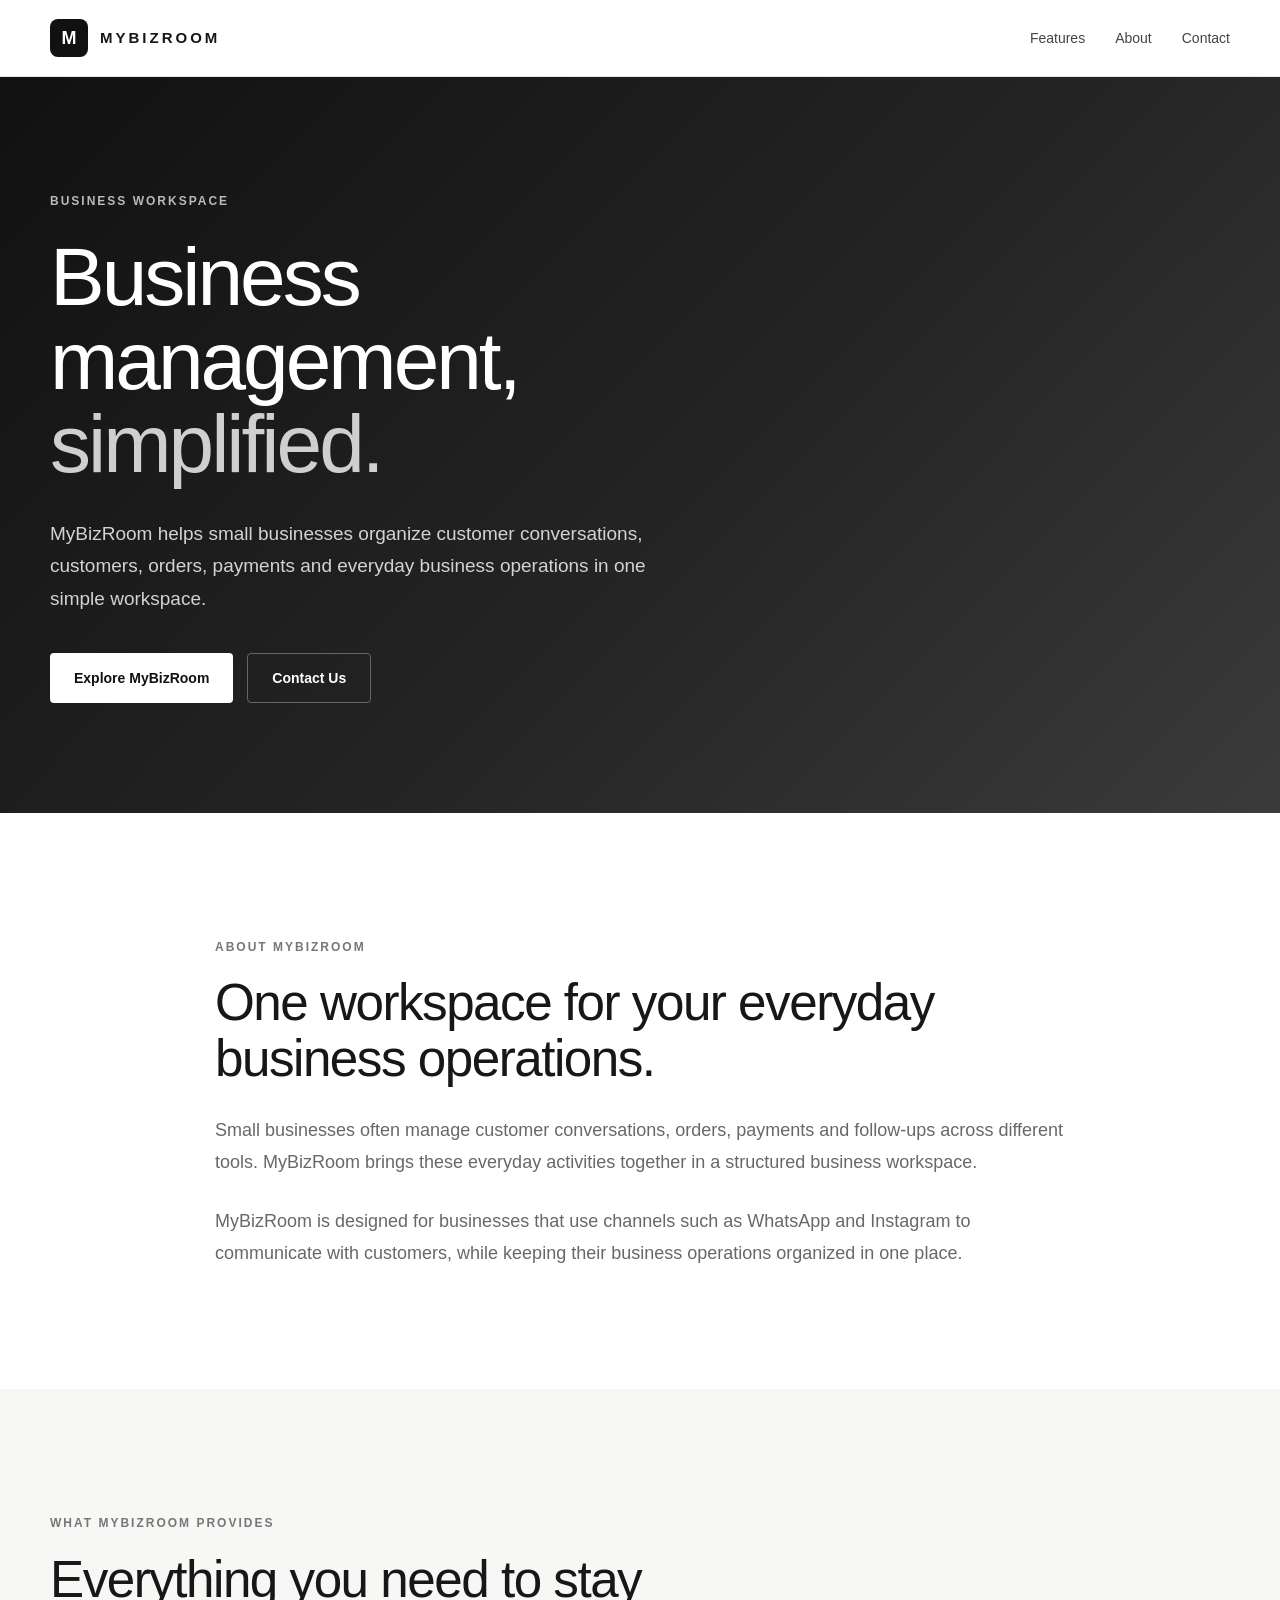
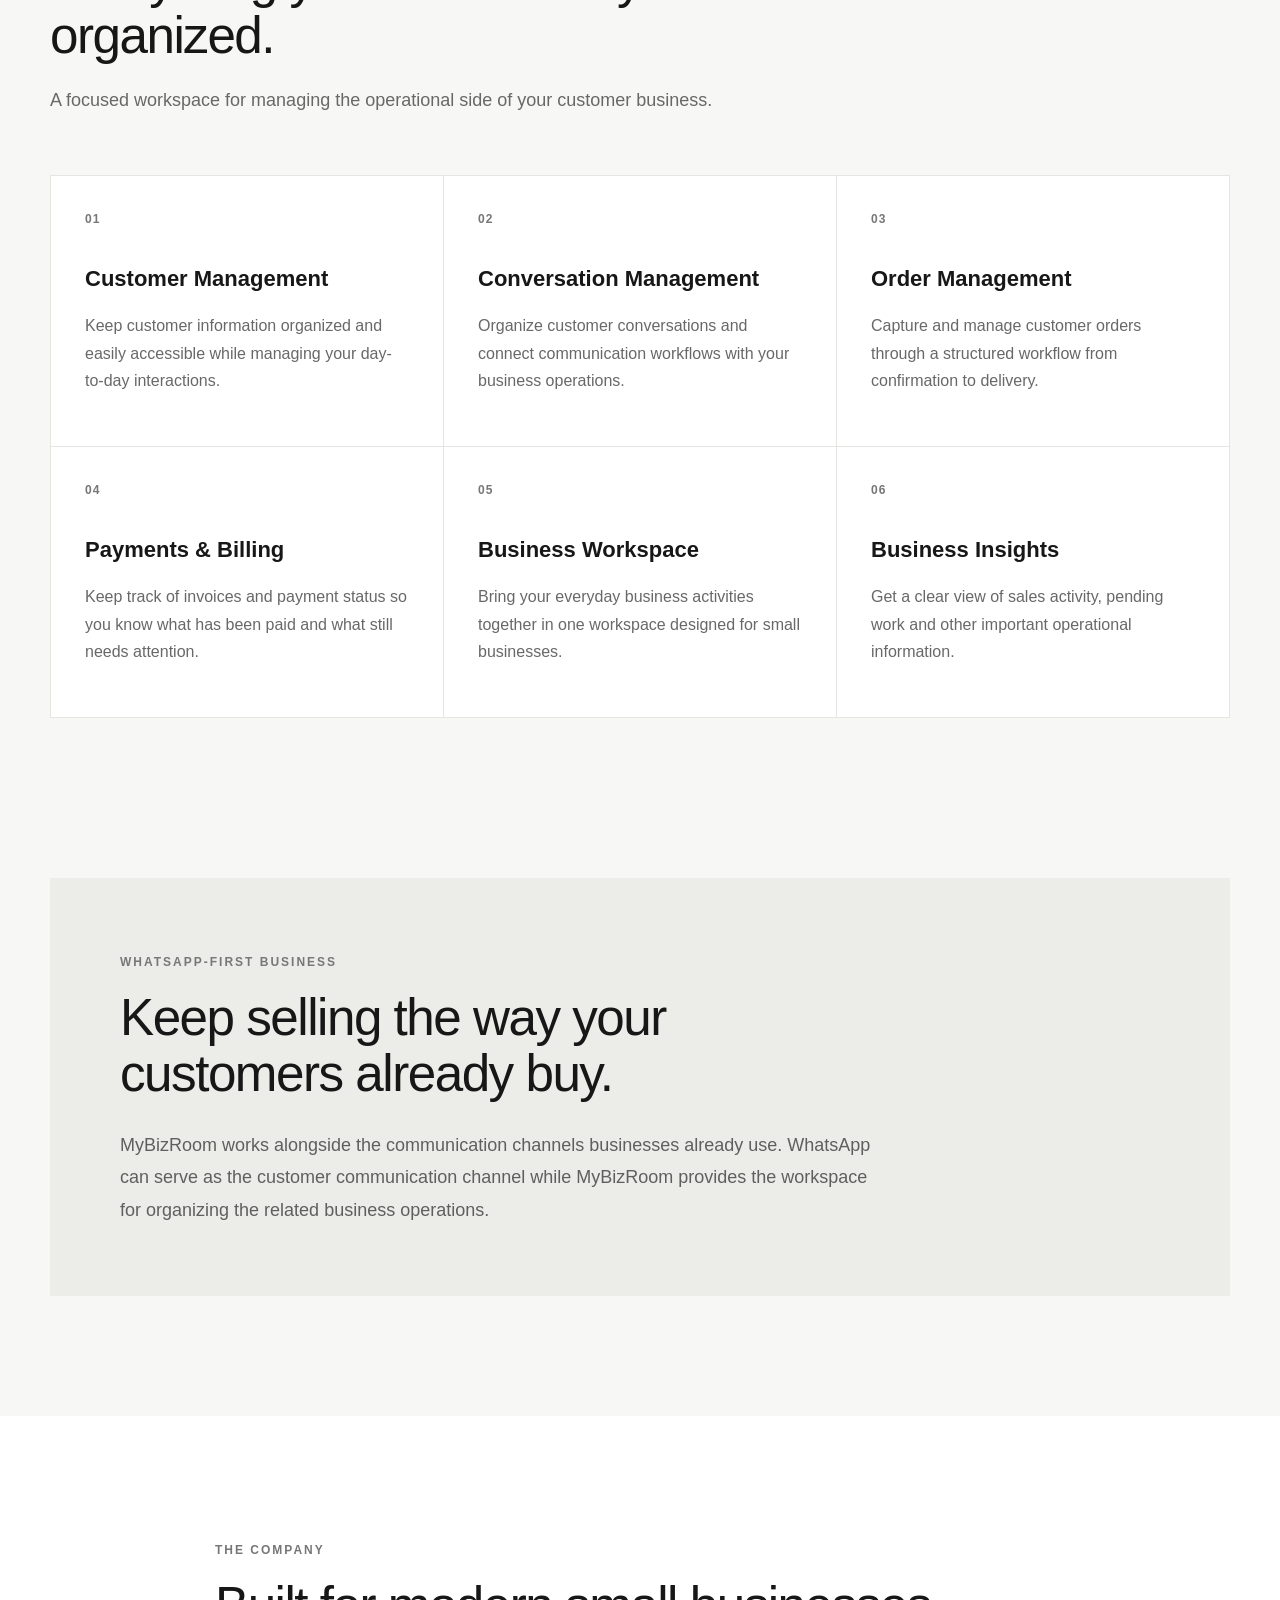
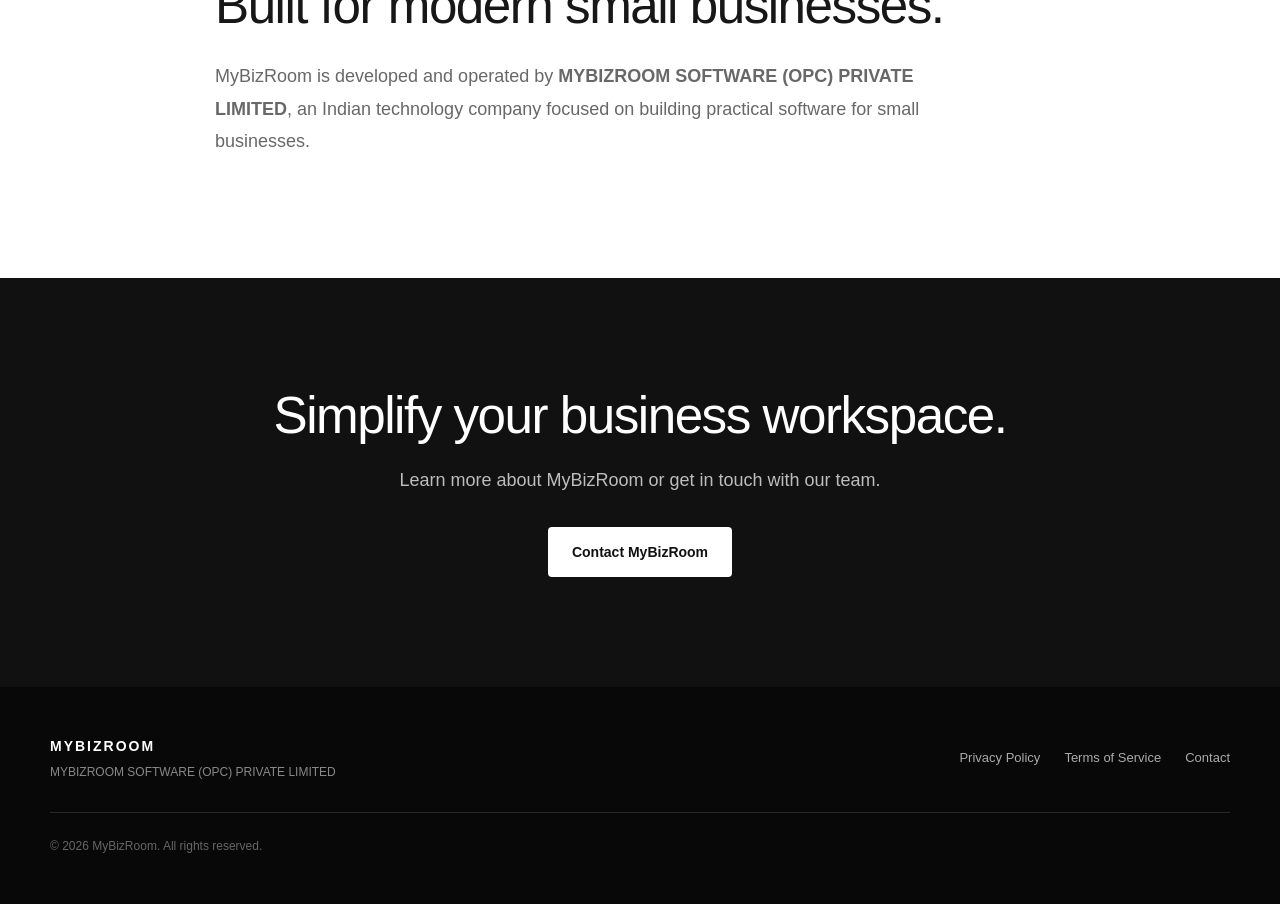
<file: index.html>
<!DOCTYPE html>
<html lang="en">
<head>
    <meta charset="UTF-8">
    <meta name="viewport" content="width=device-width, initial-scale=1.0">

    <title>MyBizRoom | Business Management, Simplified</title>

    <meta
        name="description"
        content="MyBizRoom is a business workspace for small businesses to organize customer conversations, customers, orders, payments and day-to-day operations."
    >

    <link rel="stylesheet" href="css/style.css">
</head>

<body>

<header class="site-header">
    <div class="container header-inner">
        <a href="index.html" class="brand">
            <span class="brand-mark">M</span>
            <span class="brand-name">MYBIZROOM</span>
        </a>

        <nav class="navigation">
            <a href="#features">Features</a>
            <a href="#about">About</a>
            <a href="contact.html">Contact</a>
        </nav>
    </div>
</header>


<main>

    <!-- Hero -->
    <section class="hero">
        <div class="container hero-content">

            <div class="hero-copy">
                <span class="eyebrow">BUSINESS WORKSPACE</span>

                <h1>
                    Business management,
                    <span>simplified.</span>
                </h1>

                <p>
                    MyBizRoom helps small businesses organize customer
                    conversations, customers, orders, payments and everyday
                    business operations in one simple workspace.
                </p>

                <div class="hero-actions">
                    <a href="#features" class="button button-primary">
                        Explore MyBizRoom
                    </a>

                    <a href="contact.html" class="button button-secondary">
                        Contact Us
                    </a>
                </div>
            </div>

        </div>
    </section>


    <!-- Introduction -->
    <section class="intro" id="about">
        <div class="container narrow">

            <span class="section-label">ABOUT MYBIZROOM</span>

            <h2>
                One workspace for your everyday business operations.
            </h2>

            <p>
                Small businesses often manage customer conversations,
                orders, payments and follow-ups across different tools.
                MyBizRoom brings these everyday activities together in a
                structured business workspace.
            </p>

            <p>
                MyBizRoom is designed for businesses that use channels such
                as WhatsApp and Instagram to communicate with customers,
                while keeping their business operations organized in one
                place.
            </p>

        </div>
    </section>


    <!-- Features -->
    <section class="features" id="features">
        <div class="container">

            <div class="section-heading">
                <span class="section-label">WHAT MYBIZROOM PROVIDES</span>

                <h2>
                    Everything you need to stay organized.
                </h2>

                <p>
                    A focused workspace for managing the operational side
                    of your customer business.
                </p>
            </div>


            <div class="feature-grid">

                <article class="feature-card">
                    <div class="feature-icon">01</div>

                    <h3>Customer Management</h3>

                    <p>
                        Keep customer information organized and easily
                        accessible while managing your day-to-day
                        interactions.
                    </p>
                </article>


                <article class="feature-card">
                    <div class="feature-icon">02</div>

                    <h3>Conversation Management</h3>

                    <p>
                        Organize customer conversations and connect
                        communication workflows with your business
                        operations.
                    </p>
                </article>


                <article class="feature-card">
                    <div class="feature-icon">03</div>

                    <h3>Order Management</h3>

                    <p>
                        Capture and manage customer orders through a
                        structured workflow from confirmation to delivery.
                    </p>
                </article>


                <article class="feature-card">
                    <div class="feature-icon">04</div>

                    <h3>Payments & Billing</h3>

                    <p>
                        Keep track of invoices and payment status so you
                        know what has been paid and what still needs
                        attention.
                    </p>
                </article>


                <article class="feature-card">
                    <div class="feature-icon">05</div>

                    <h3>Business Workspace</h3>

                    <p>
                        Bring your everyday business activities together
                        in one workspace designed for small businesses.
                    </p>
                </article>


                <article class="feature-card">
                    <div class="feature-icon">06</div>

                    <h3>Business Insights</h3>

                    <p>
                        Get a clear view of sales activity, pending work
                        and other important operational information.
                    </p>
                </article>

            </div>
        </div>
    </section>


    <!-- WhatsApp -->
    <section class="whatsapp-section">
        <div class="container">

            <div class="whatsapp-card">

                <div>
                    <span class="section-label">WHATSAPP-FIRST BUSINESS</span>

                    <h2>
                        Keep selling the way your customers already buy.
                    </h2>

                    <p>
                        MyBizRoom works alongside the communication channels
                        businesses already use. WhatsApp can serve as the
                        customer communication channel while MyBizRoom
                        provides the workspace for organizing the related
                        business operations.
                    </p>
                </div>

            </div>

        </div>
    </section>


    <!-- Company -->
    <section class="company-section">
        <div class="container company-content">

            <div>
                <span class="section-label">THE COMPANY</span>

                <h2>
                    Built for modern small businesses.
                </h2>

                <p>
                    MyBizRoom is developed and operated by
                    <strong>MYBIZROOM SOFTWARE (OPC) PRIVATE LIMITED</strong>,
                    an Indian technology company focused on building
                    practical software for small businesses.
                </p>
            </div>

        </div>
    </section>


    <!-- CTA -->
    <section class="cta">
        <div class="container cta-content">

            <h2>
                Simplify your business workspace.
            </h2>

            <p>
                Learn more about MyBizRoom or get in touch with our team.
            </p>

            <a href="contact.html" class="button button-light">
                Contact MyBizRoom
            </a>

        </div>
    </section>

</main>


<footer class="site-footer">
    <div class="container footer-inner">

        <div class="footer-company">
            <strong>MYBIZROOM</strong>
            <span>MYBIZROOM SOFTWARE (OPC) PRIVATE LIMITED</span>
        </div>

        <div class="footer-links">
            <a href="privacy.html">Privacy Policy</a>
            <a href="terms.html">Terms of Service</a>
            <a href="contact.html">Contact</a>
        </div>

        <div class="footer-copy">
            © 2026 MyBizRoom. All rights reserved.
        </div>

    </div>
</footer>

</body>
</html>
</file>
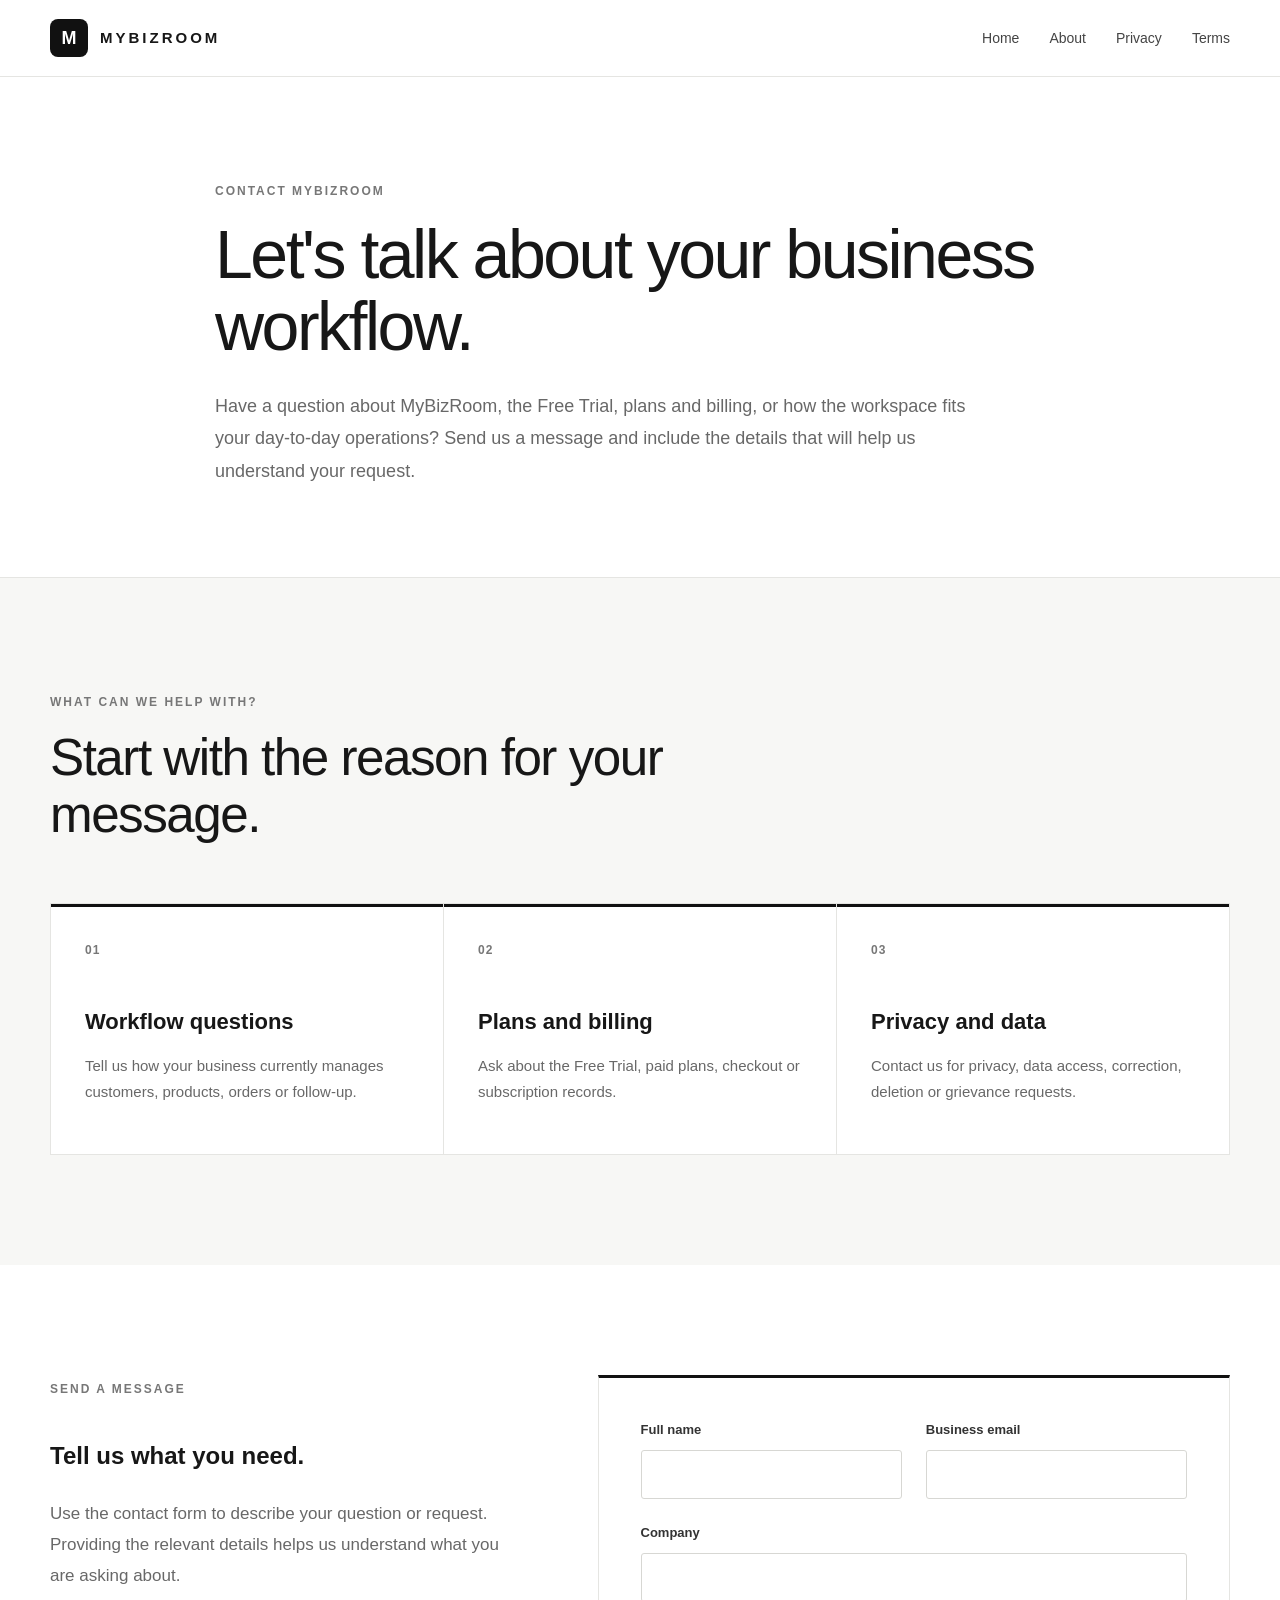
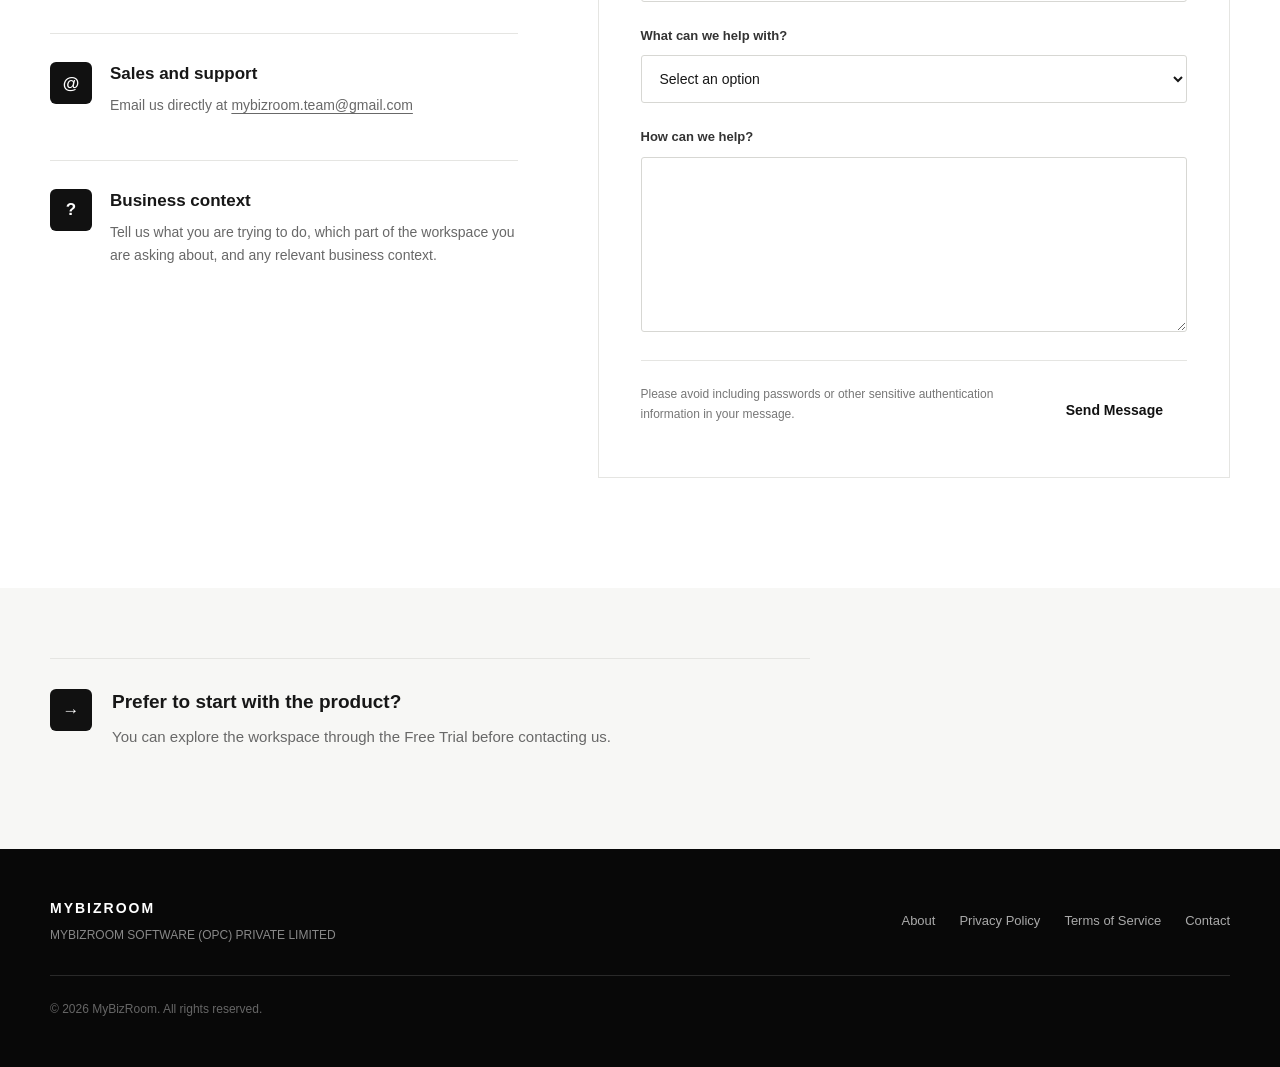
<file: contact.html>
<!DOCTYPE html>
<html lang="en">
<head>
    <meta charset="UTF-8">
    <meta name="viewport" content="width=device-width, initial-scale=1.0">

    <title>Contact MyBizRoom</title>

    <meta
        name="description"
        content="Contact MyBizRoom about the product, workflow questions, plans, billing, privacy and data requests."
    >

    <link rel="stylesheet" href="css/style.css">
</head>

<body>

<header class="site-header">
    <div class="container header-inner">

        <a href="index.html" class="brand">
            <span class="brand-mark">M</span>
            <span class="brand-name">MYBIZROOM</span>
        </a>

        <nav class="navigation">
            <a href="index.html">Home</a>
            <a href="about.html">About</a>
            <a href="privacy.html">Privacy</a>
            <a href="terms.html">Terms</a>
        </nav>

    </div>
</header>


<main>

    <!-- Contact Introduction -->
    <section class="legal-hero">
        <div class="container narrow">

            <span class="section-label">CONTACT MYBIZROOM</span>

            <h1>Let's talk about your business workflow.</h1>

            <p>
                Have a question about MyBizRoom, the Free Trial,
                plans and billing, or how the workspace fits your
                day-to-day operations? Send us a message and include
                the details that will help us understand your request.
            </p>

        </div>
    </section>


    <!-- Contact Topics -->
    <section class="content-section">
        <div class="container">

            <div class="section-heading">
                <span class="section-label">WHAT CAN WE HELP WITH?</span>

                <h2>Start with the reason for your message.</h2>
            </div>


            <div class="card-grid three-column">

                <article class="info-card accent-top">
                    <div class="card-number">01</div>

                    <h3>Workflow questions</h3>

                    <p>
                        Tell us how your business currently manages
                        customers, products, orders or follow-up.
                    </p>
                </article>


                <article class="info-card accent-top">
                    <div class="card-number">02</div>

                    <h3>Plans and billing</h3>

                    <p>
                        Ask about the Free Trial, paid plans,
                        checkout or subscription records.
                    </p>
                </article>


                <article class="info-card accent-top">
                    <div class="card-number">03</div>

                    <h3>Privacy and data</h3>

                    <p>
                        Contact us for privacy, data access,
                        correction, deletion or grievance requests.
                    </p>
                </article>

            </div>

        </div>
    </section>


    <!-- Contact Form -->
    <section class="content-section section-light">

        <div class="container">

            <div class="two-column">

                <div class="content-copy">

                    <span class="section-label">SEND A MESSAGE</span>

                    <h2>Tell us what you need.</h2>

                    <p>
                        Use the contact form to describe your question
                        or request. Providing the relevant details helps
                        us understand what you are asking about.
                    </p>


                    <div class="contact-method">

                        <div class="contact-icon">
                            @
                        </div>

                        <div>
                            <h3>Sales and support</h3>

                            <p>
                                Email us directly at
                                <a
                                    href="mailto:mybizroom.team@gmail.com"
                                >
                                    mybizroom.team@gmail.com
                                </a>
                            </p>
                        </div>

                    </div>


                    <div class="contact-method">

                        <div class="contact-icon">
                            ?
                        </div>

                        <div>
                            <h3>Business context</h3>

                            <p>
                                Tell us what you are trying to do,
                                which part of the workspace you are
                                asking about, and any relevant
                                business context.
                            </p>
                        </div>

                    </div>

                </div>


                <div class="contact-form-card">

                    <form
                        action="mailto:mybizroom.team@gmail.com"
                        method="post"
                        enctype="text/plain"
                    >

                        <div class="form-grid">

                            <div class="form-group">
                                <label for="fullName">
                                    Full name
                                </label>

                                <input
                                    id="fullName"
                                    name="Full name"
                                    type="text"
                                    autocomplete="name"
                                    required
                                >
                            </div>


                            <div class="form-group">
                                <label for="businessEmail">
                                    Business email
                                </label>

                                <input
                                    id="businessEmail"
                                    name="Business email"
                                    type="email"
                                    autocomplete="email"
                                    required
                                >
                            </div>


                            <div class="form-group full-width">
                                <label for="company">
                                    Company
                                </label>

                                <input
                                    id="company"
                                    name="Company"
                                    type="text"
                                    autocomplete="organization"
                                    required
                                >
                            </div>


                            <div class="form-group full-width">
                                <label for="requestType">
                                    What can we help with?
                                </label>

                                <select
                                    id="requestType"
                                    name="Request type"
                                    required
                                >
                                    <option value="">
                                        Select an option
                                    </option>

                                    <option value="General enquiry">
                                        General enquiry
                                    </option>

                                    <option value="Privacy / data access request">
                                        Privacy / data access request
                                    </option>

                                    <option value="Correction request">
                                        Correction request
                                    </option>

                                    <option value="Deletion / erasure request">
                                        Deletion / erasure request
                                    </option>

                                    <option value="Privacy grievance">
                                        Privacy grievance
                                    </option>
                                </select>
                            </div>


                            <div
                                id="privacyNotice"
                                class="privacy-notice full-width"
                                hidden
                            >
                                Privacy requests may require us to
                                verify your identity or authority before
                                we provide access to, correct, or delete
                                personal data.
                            </div>


                            <div class="form-group full-width">
                                <label for="message">
                                    How can we help?
                                </label>

                                <textarea
                                    id="message"
                                    name="Message"
                                    rows="7"
                                    required
                                ></textarea>
                            </div>

                        </div>


                        <div class="form-footer">

                            <p class="form-note">
                                Please avoid including passwords or
                                other sensitive authentication
                                information in your message.
                            </p>

                            <button
                                type="submit"
                                class="button button-primary"
                            >
                                Send Message
                            </button>

                        </div>

                    </form>

                </div>

            </div>

        </div>

    </section>


    <!-- Closing Note -->
    <section class="closing-section">

        <div class="container">

            <div class="closing-note">

                <div class="contact-icon">
                    →
                </div>

                <div>

                    <h3>Prefer to start with the product?</h3>

                    <p>
                        You can explore the workspace through the
                        Free Trial before contacting us.
                    </p>

                </div>

            </div>

        </div>

    </section>

</main>


<footer class="site-footer">

    <div class="container footer-inner">

        <div class="footer-company">
            <strong>MYBIZROOM</strong>
            <span>
                MYBIZROOM SOFTWARE (OPC) PRIVATE LIMITED
            </span>
        </div>


        <div class="footer-links">
            <a href="about.html">About</a>
            <a href="privacy.html">Privacy Policy</a>
            <a href="terms.html">Terms of Service</a>
            <a href="contact.html">Contact</a>
        </div>


        <div class="footer-copy">
            © 2026 MyBizRoom. All rights reserved.
        </div>

    </div>

</footer>


<script>
    const requestType = document.getElementById("requestType");
    const privacyNotice = document.getElementById("privacyNotice");

    requestType.addEventListener("change", function () {

        const isPrivacyRequest =
            this.value !== "" &&
            this.value !== "General enquiry";

        privacyNotice.hidden = !isPrivacyRequest;
    });
</script>

</body>
</html>
</file>
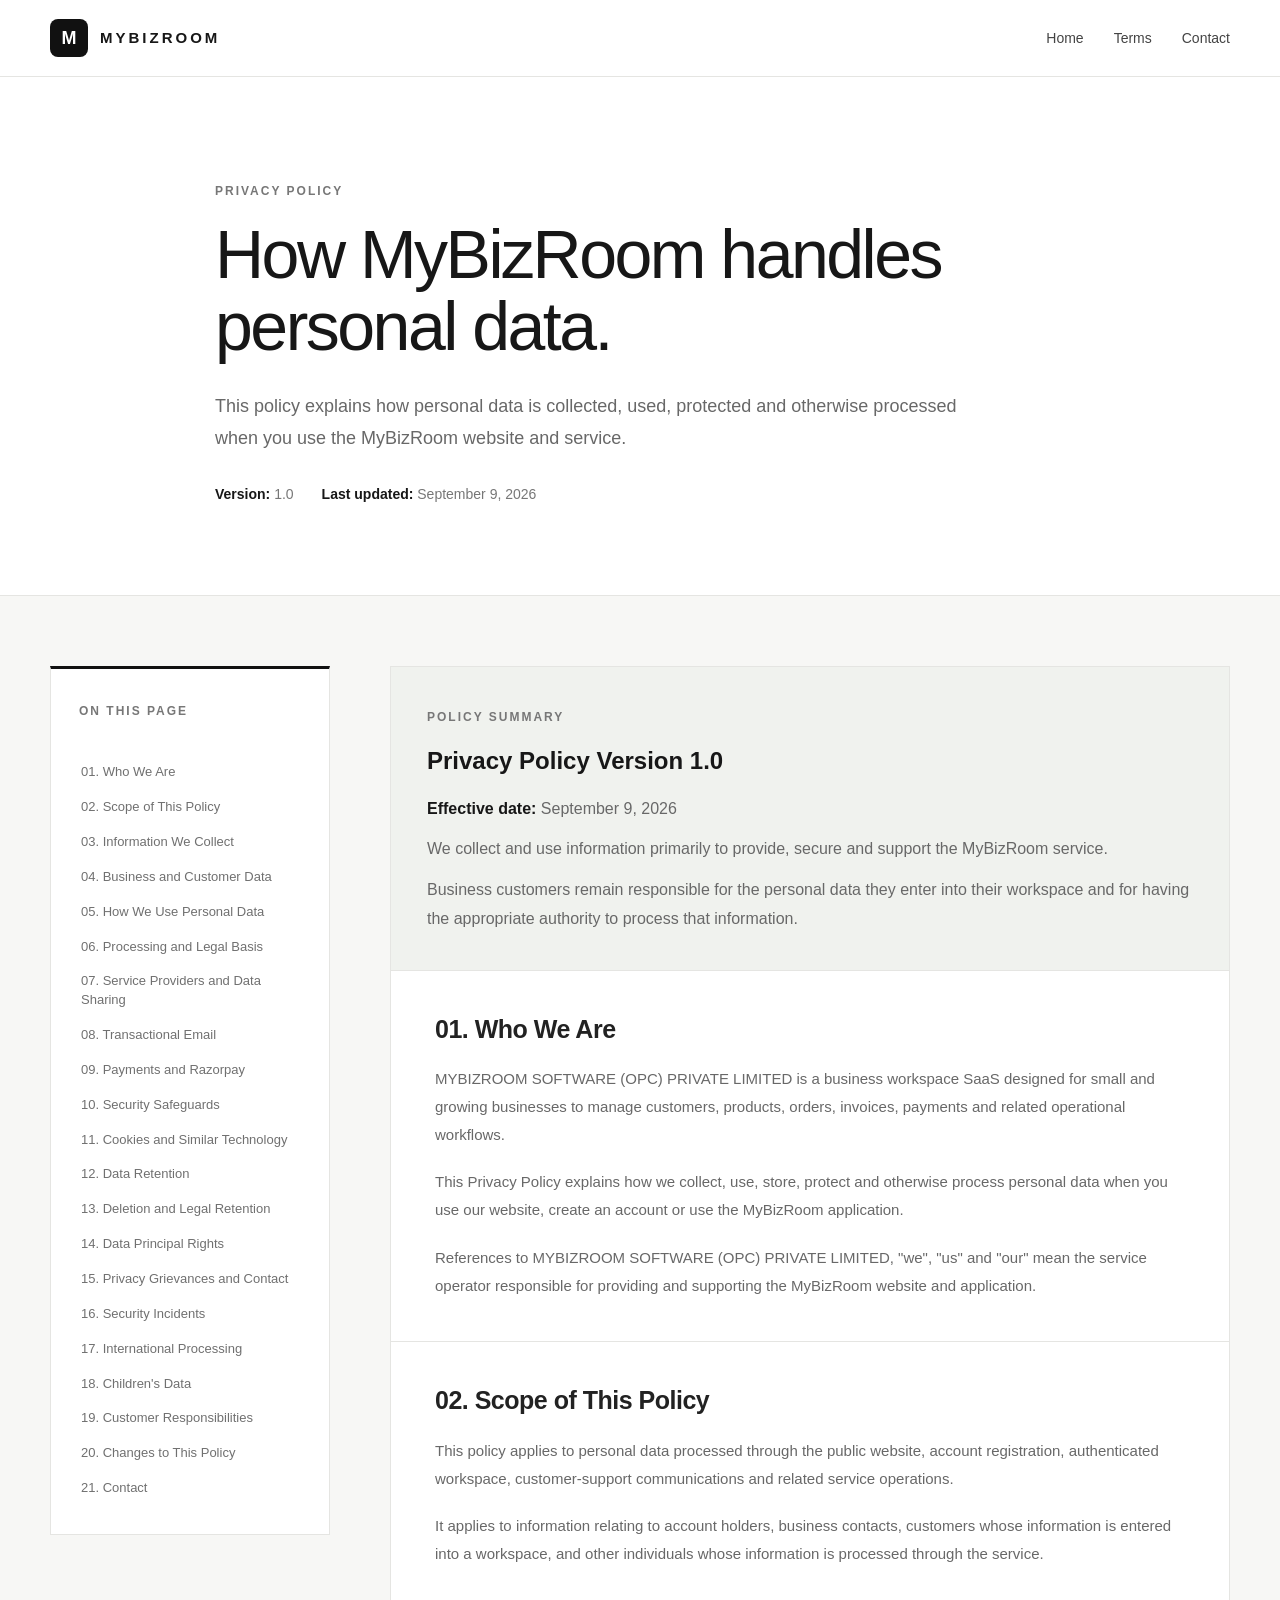
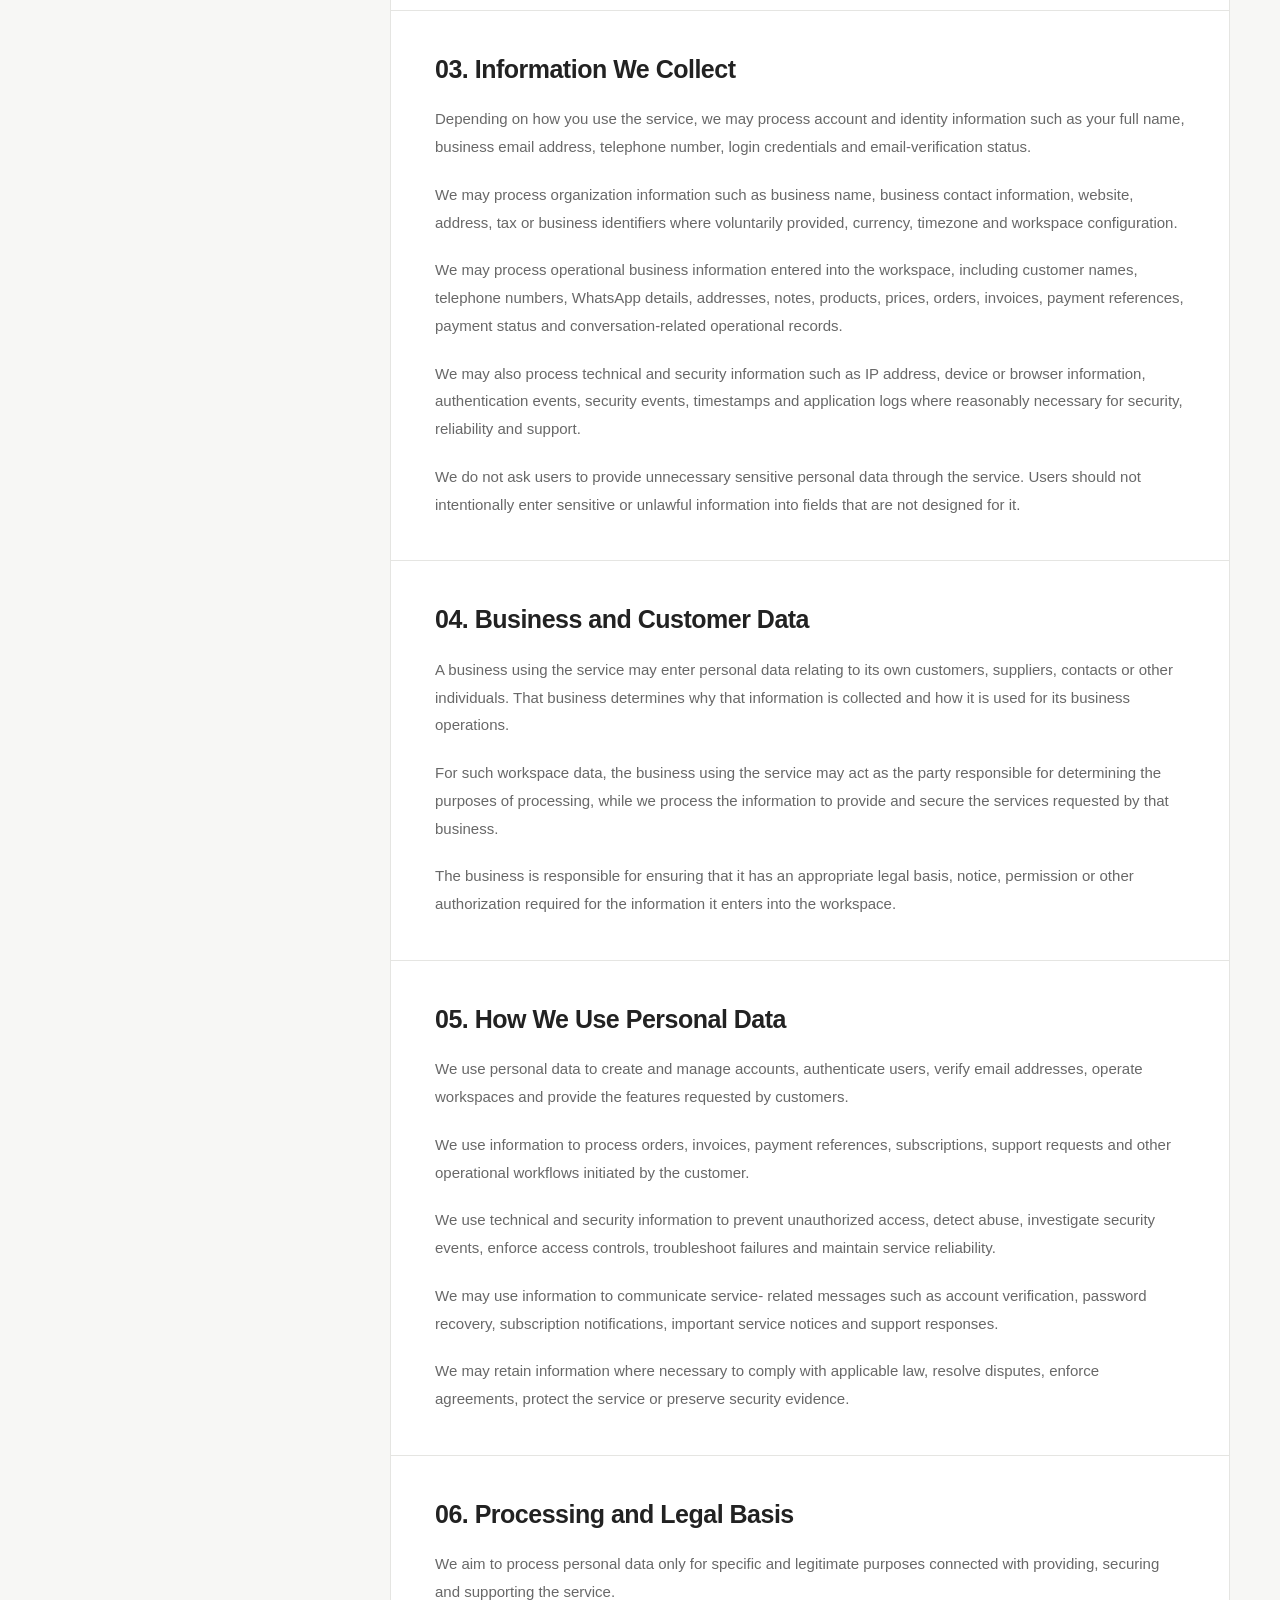
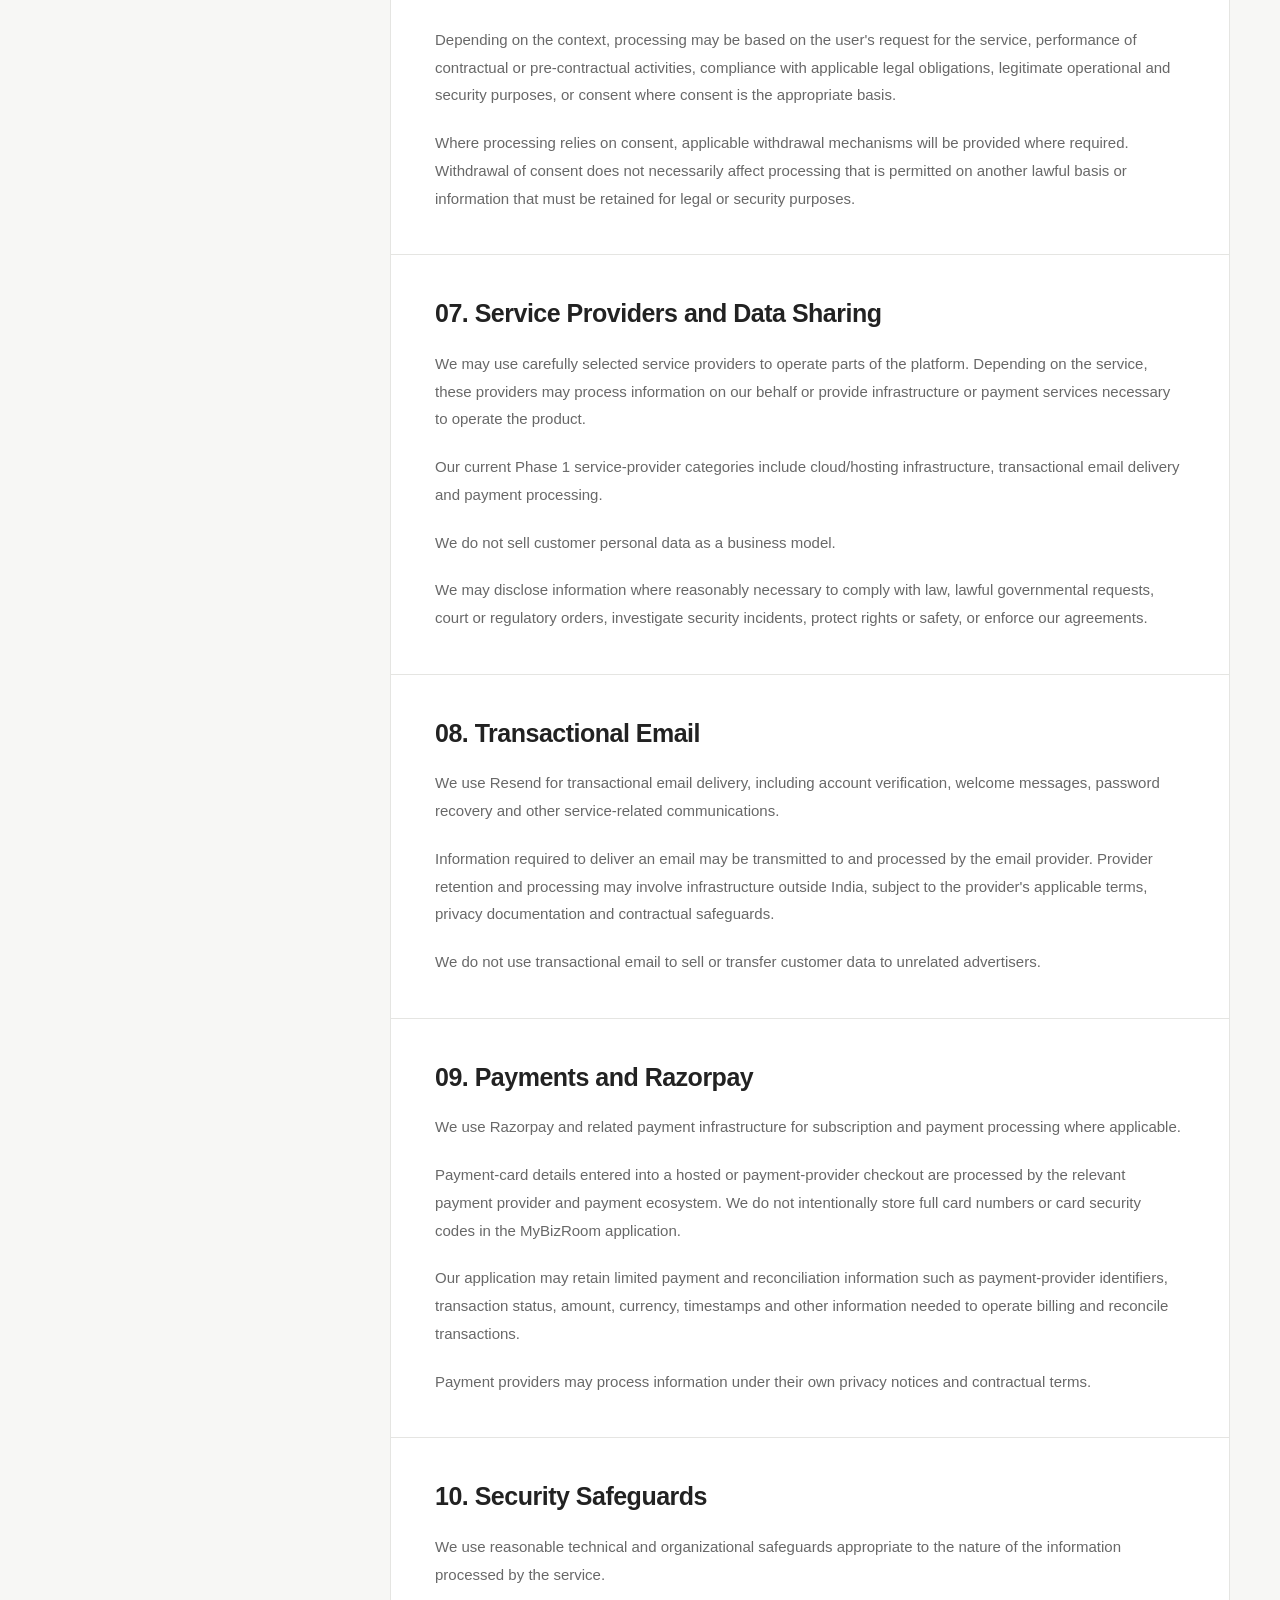
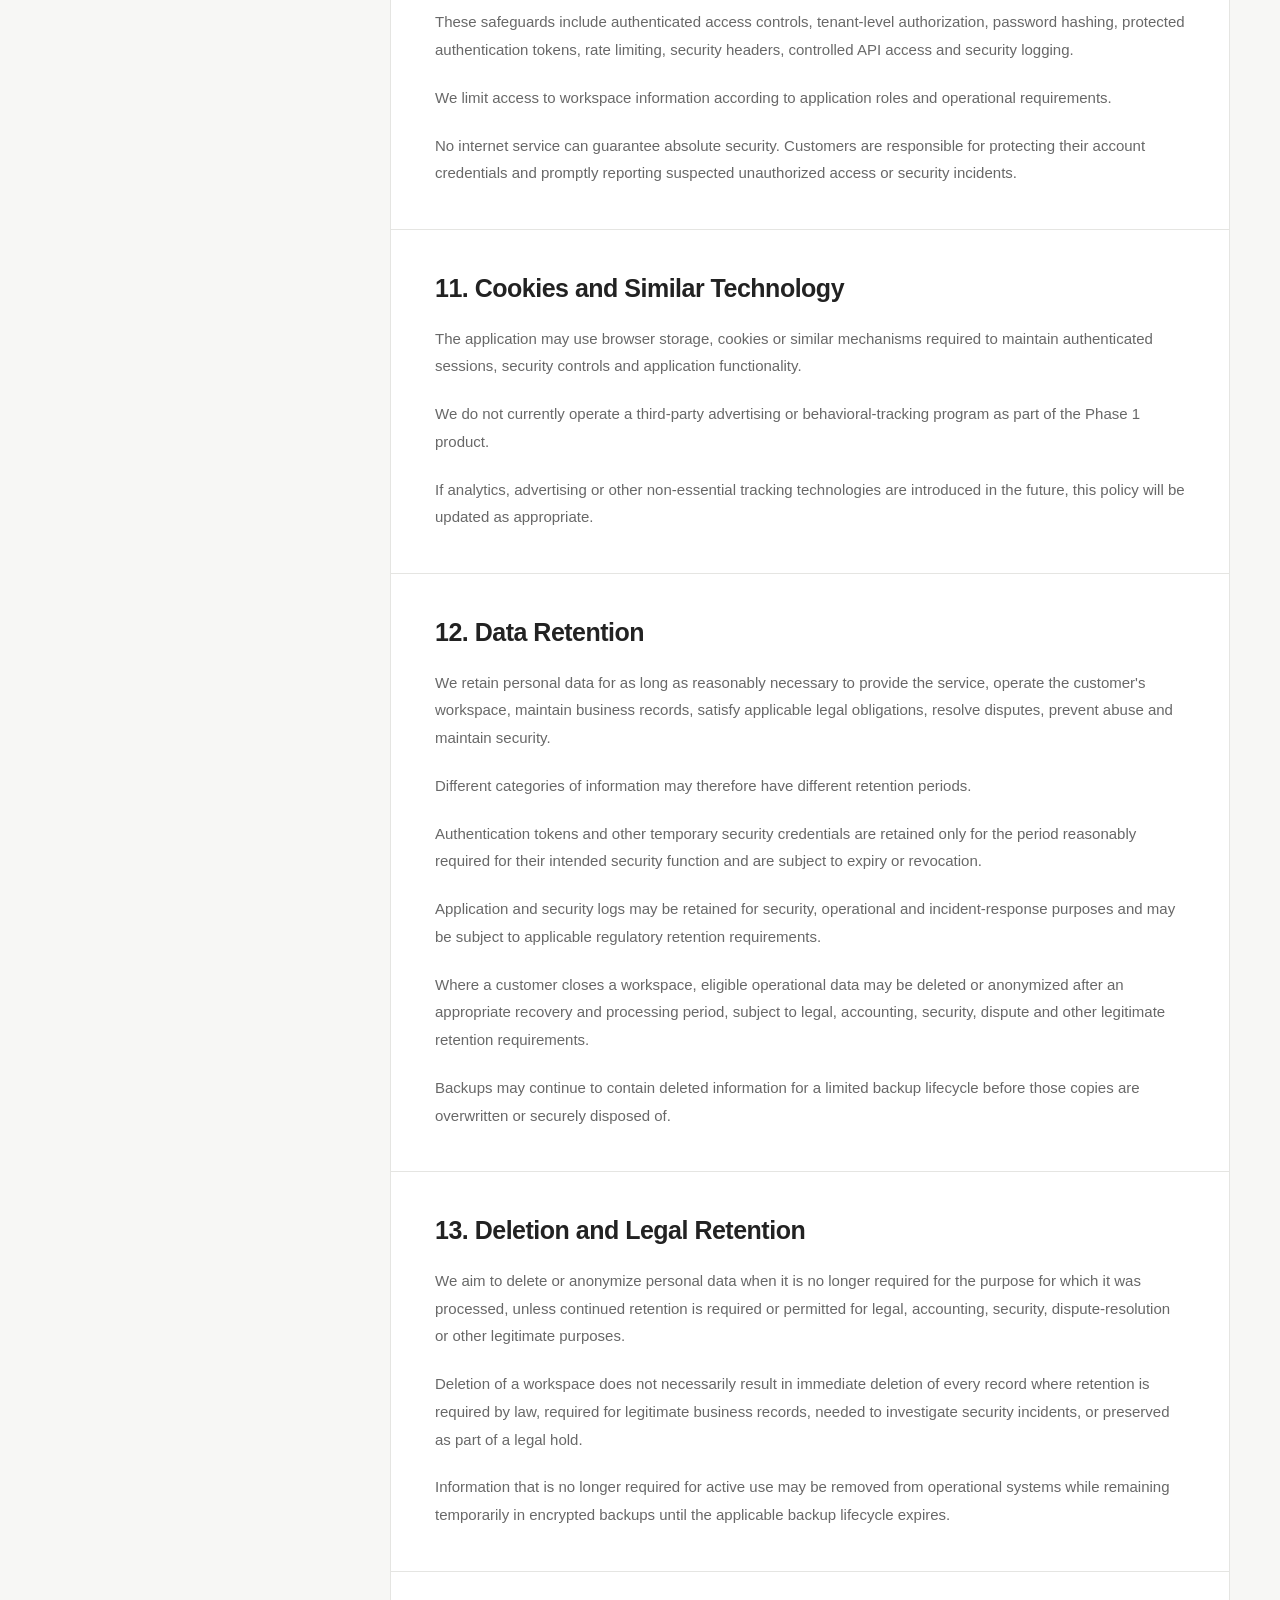
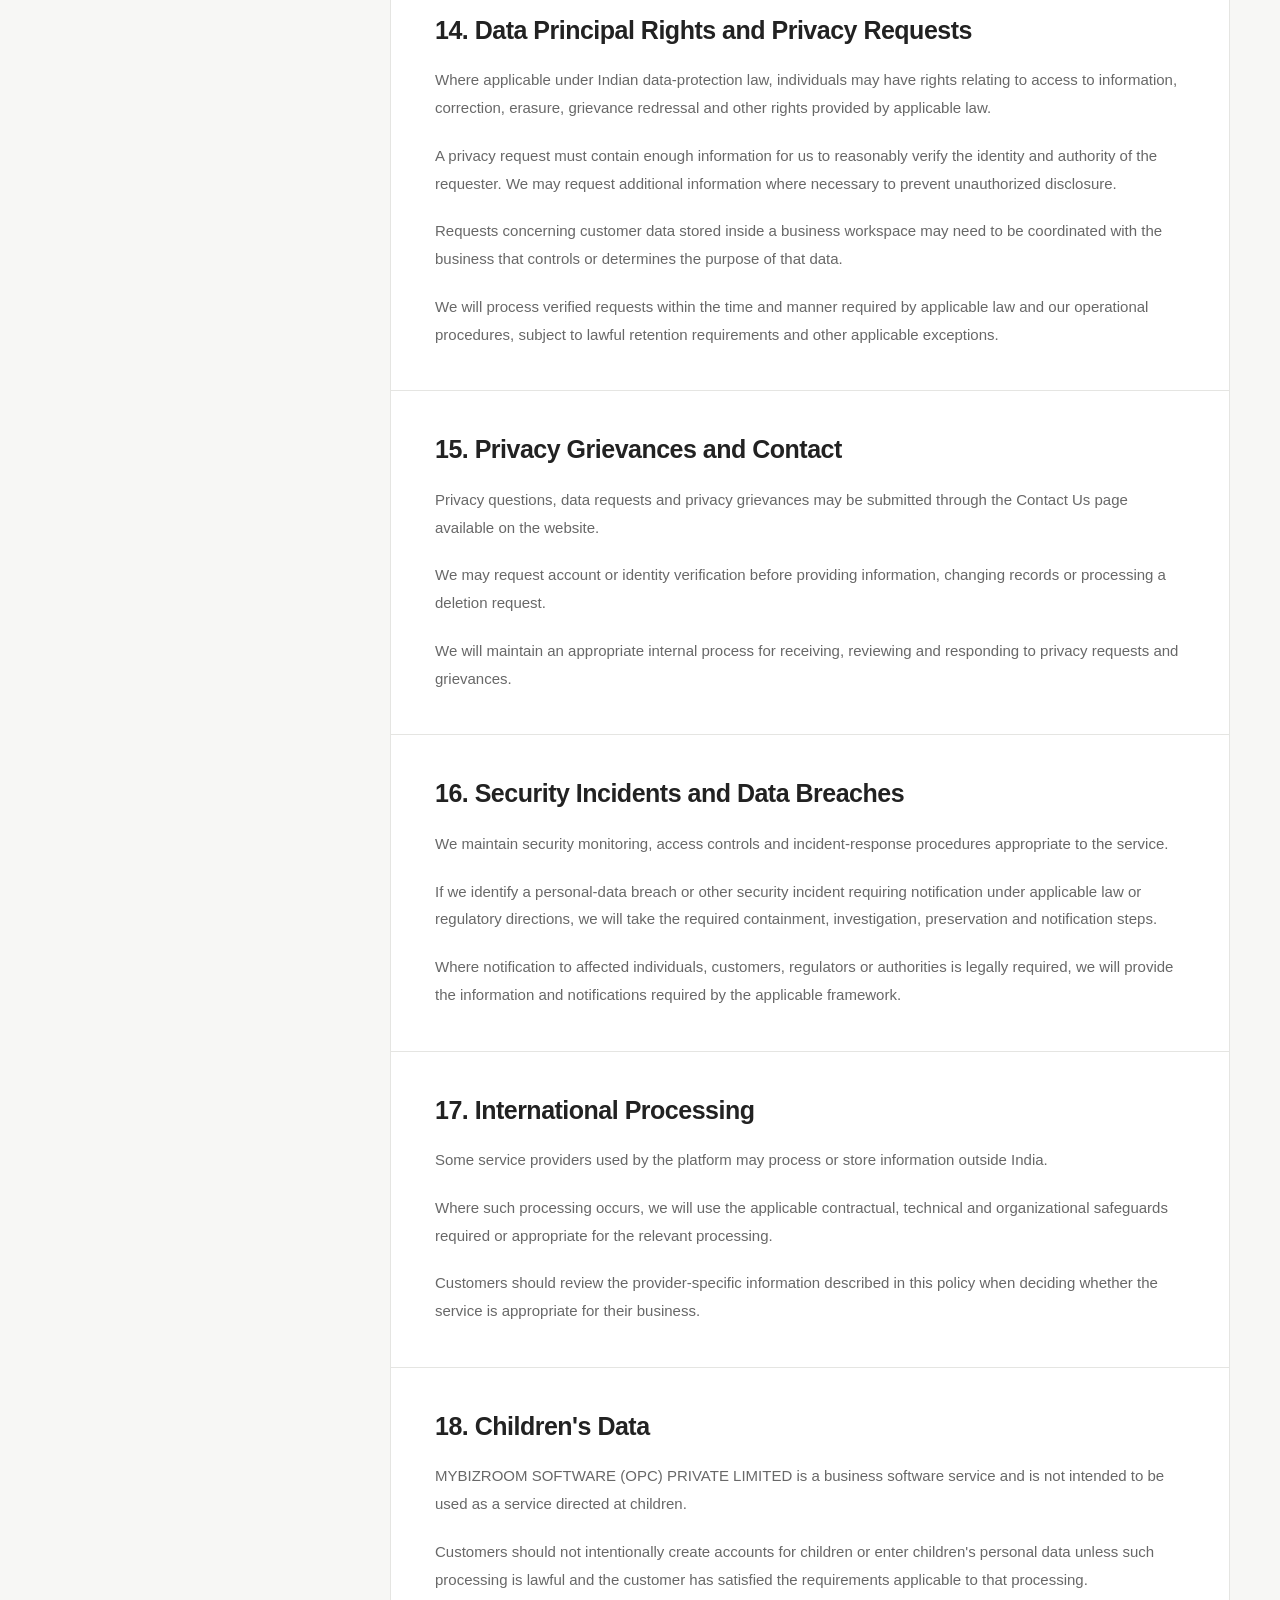
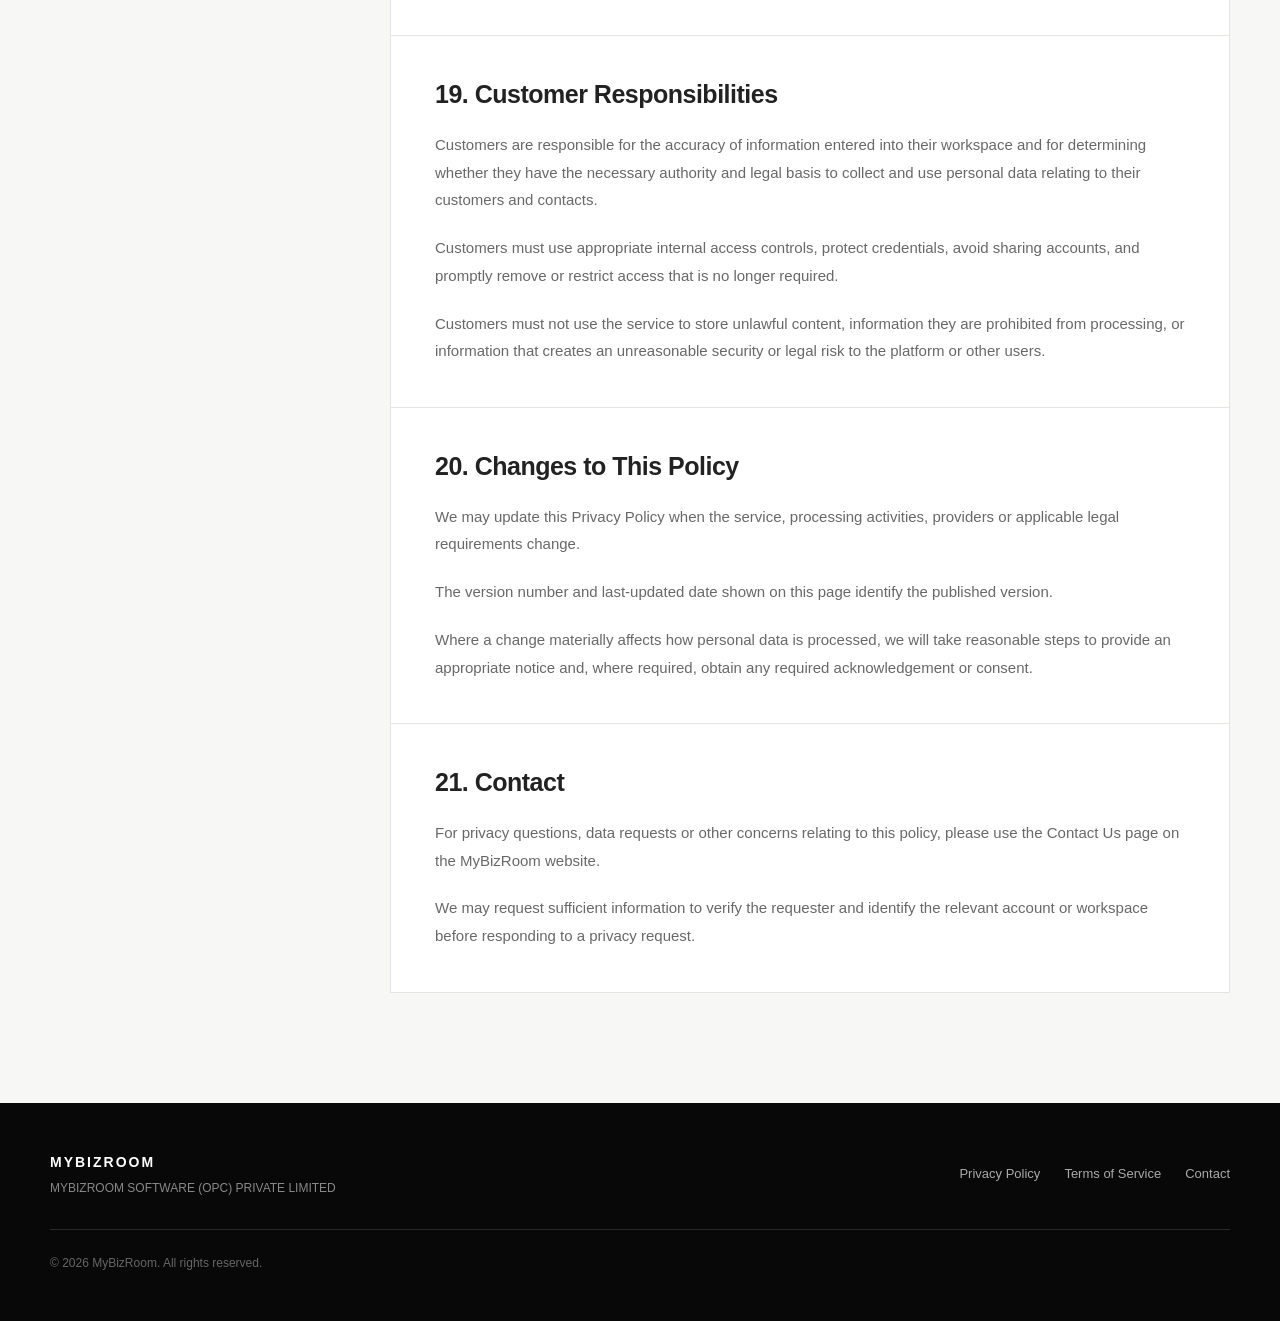
<file: privacy.html>
<!DOCTYPE html>
<html lang="en">
<head>
    <meta charset="UTF-8">
    <meta name="viewport" content="width=device-width, initial-scale=1.0">

    <title>Privacy Policy | MyBizRoom</title>

    <meta
        name="description"
        content="Privacy Policy for MyBizRoom and MYBIZROOM SOFTWARE (OPC) PRIVATE LIMITED."
    >

    <link rel="stylesheet" href="css/style.css">
</head>

<body>

<header class="site-header">
    <div class="container header-inner">
        <a href="index.html" class="brand">
            <span class="brand-mark">M</span>
            <span class="brand-name">MYBIZROOM</span>
        </a>

        <nav class="navigation">
            <a href="index.html">Home</a>
            <a href="terms.html">Terms</a>
            <a href="contact.html">Contact</a>
        </nav>
    </div>
</header>


<main>

    <section class="legal-hero">
        <div class="container narrow">

            <span class="section-label">PRIVACY POLICY</span>

            <h1>How MyBizRoom handles personal data.</h1>

            <p>
                This policy explains how personal data is collected,
                used, protected and otherwise processed when you use
                the MyBizRoom website and service.
            </p>

            <div class="legal-meta">
                <span><strong>Version:</strong> 1.0</span>
                <span><strong>Last updated:</strong> September 9, 2026</span>
            </div>

        </div>
    </section>


    <section class="legal-layout">
        <div class="container legal-grid">

            <aside class="legal-sidebar">

                <span class="section-label">ON THIS PAGE</span>

                <nav class="legal-nav">
                    <a href="#who-we-are">01. Who We Are</a>
                    <a href="#scope">02. Scope of This Policy</a>
                    <a href="#information-collected">03. Information We Collect</a>
                    <a href="#business-customer-data">04. Business and Customer Data</a>
                    <a href="#how-we-use">05. How We Use Personal Data</a>
                    <a href="#processing-basis">06. Processing and Legal Basis</a>
                    <a href="#service-providers">07. Service Providers and Data Sharing</a>
                    <a href="#transactional-email">08. Transactional Email</a>
                    <a href="#payments">09. Payments and Razorpay</a>
                    <a href="#security">10. Security Safeguards</a>
                    <a href="#cookies">11. Cookies and Similar Technology</a>
                    <a href="#retention">12. Data Retention</a>
                    <a href="#deletion">13. Deletion and Legal Retention</a>
                    <a href="#rights">14. Data Principal Rights</a>
                    <a href="#grievances">15. Privacy Grievances and Contact</a>
                    <a href="#incidents">16. Security Incidents</a>
                    <a href="#international">17. International Processing</a>
                    <a href="#children">18. Children's Data</a>
                    <a href="#responsibilities">19. Customer Responsibilities</a>
                    <a href="#changes">20. Changes to This Policy</a>
                    <a href="#contact">21. Contact</a>
                </nav>

            </aside>


            <article class="legal-document">

                <div class="legal-summary">
                    <span class="section-label">POLICY SUMMARY</span>

                    <h2>Privacy Policy Version 1.0</h2>

                    <p>
                        <strong>Effective date:</strong>
                        September 9, 2026
                    </p>

                    <p>
                        We collect and use information primarily to
                        provide, secure and support the MyBizRoom service.
                    </p>

                    <p>
                        Business customers remain responsible for the
                        personal data they enter into their workspace
                        and for having the appropriate authority to
                        process that information.
                    </p>
                </div>


                <section id="who-we-are">
                    <h2>01. Who We Are</h2>

                    <p>
                        MYBIZROOM SOFTWARE (OPC) PRIVATE LIMITED is a
                        business workspace SaaS designed for small and
                        growing businesses to manage customers, products,
                        orders, invoices, payments and related operational
                        workflows.
                    </p>

                    <p>
                        This Privacy Policy explains how we collect, use,
                        store, protect and otherwise process personal data
                        when you use our website, create an account or use
                        the MyBizRoom application.
                    </p>

                    <p>
                        References to MYBIZROOM SOFTWARE (OPC) PRIVATE
                        LIMITED, "we", "us" and "our" mean the service
                        operator responsible for providing and supporting
                        the MyBizRoom website and application.
                    </p>
                </section>


                <section id="scope">
                    <h2>02. Scope of This Policy</h2>

                    <p>
                        This policy applies to personal data processed
                        through the public website, account registration,
                        authenticated workspace, customer-support
                        communications and related service operations.
                    </p>

                    <p>
                        It applies to information relating to account
                        holders, business contacts, customers whose
                        information is entered into a workspace, and
                        other individuals whose information is processed
                        through the service.
                    </p>
                </section>


                <section id="information-collected">
                    <h2>03. Information We Collect</h2>

                    <p>
                        Depending on how you use the service, we may process
                        account and identity information such as your full
                        name, business email address, telephone number,
                        login credentials and email-verification status.
                    </p>

                    <p>
                        We may process organization information such as
                        business name, business contact information,
                        website, address, tax or business identifiers
                        where voluntarily provided, currency, timezone
                        and workspace configuration.
                    </p>

                    <p>
                        We may process operational business information
                        entered into the workspace, including customer
                        names, telephone numbers, WhatsApp details,
                        addresses, notes, products, prices, orders,
                        invoices, payment references, payment status and
                        conversation-related operational records.
                    </p>

                    <p>
                        We may also process technical and security
                        information such as IP address, device or browser
                        information, authentication events, security
                        events, timestamps and application logs where
                        reasonably necessary for security, reliability
                        and support.
                    </p>

                    <p>
                        We do not ask users to provide unnecessary
                        sensitive personal data through the service.
                        Users should not intentionally enter sensitive or
                        unlawful information into fields that are not
                        designed for it.
                    </p>
                </section>


                <section id="business-customer-data">
                    <h2>04. Business and Customer Data</h2>

                    <p>
                        A business using the service may enter personal
                        data relating to its own customers, suppliers,
                        contacts or other individuals. That business
                        determines why that information is collected and
                        how it is used for its business operations.
                    </p>

                    <p>
                        For such workspace data, the business using the
                        service may act as the party responsible for
                        determining the purposes of processing, while we
                        process the information to provide and secure the
                        services requested by that business.
                    </p>

                    <p>
                        The business is responsible for ensuring that it
                        has an appropriate legal basis, notice, permission
                        or other authorization required for the information
                        it enters into the workspace.
                    </p>
                </section>


                <section id="how-we-use">
                    <h2>05. How We Use Personal Data</h2>

                    <p>
                        We use personal data to create and manage accounts,
                        authenticate users, verify email addresses,
                        operate workspaces and provide the features
                        requested by customers.
                    </p>

                    <p>
                        We use information to process orders, invoices,
                        payment references, subscriptions, support
                        requests and other operational workflows initiated
                        by the customer.
                    </p>

                    <p>
                        We use technical and security information to
                        prevent unauthorized access, detect abuse,
                        investigate security events, enforce access
                        controls, troubleshoot failures and maintain
                        service reliability.
                    </p>

                    <p>
                        We may use information to communicate service-
                        related messages such as account verification,
                        password recovery, subscription notifications,
                        important service notices and support responses.
                    </p>

                    <p>
                        We may retain information where necessary to
                        comply with applicable law, resolve disputes,
                        enforce agreements, protect the service or
                        preserve security evidence.
                    </p>
                </section>


                <section id="processing-basis">
                    <h2>06. Processing and Legal Basis</h2>

                    <p>
                        We aim to process personal data only for specific
                        and legitimate purposes connected with providing,
                        securing and supporting the service.
                    </p>

                    <p>
                        Depending on the context, processing may be based
                        on the user's request for the service, performance
                        of contractual or pre-contractual activities,
                        compliance with applicable legal obligations,
                        legitimate operational and security purposes, or
                        consent where consent is the appropriate basis.
                    </p>

                    <p>
                        Where processing relies on consent, applicable
                        withdrawal mechanisms will be provided where
                        required. Withdrawal of consent does not
                        necessarily affect processing that is permitted
                        on another lawful basis or information that must
                        be retained for legal or security purposes.
                    </p>
                </section>


                <section id="service-providers">
                    <h2>07. Service Providers and Data Sharing</h2>

                    <p>
                        We may use carefully selected service providers
                        to operate parts of the platform. Depending on
                        the service, these providers may process
                        information on our behalf or provide infrastructure
                        or payment services necessary to operate the
                        product.
                    </p>

                    <p>
                        Our current Phase 1 service-provider categories
                        include cloud/hosting infrastructure, transactional
                        email delivery and payment processing.
                    </p>

                    <p>
                        We do not sell customer personal data as a
                        business model.
                    </p>

                    <p>
                        We may disclose information where reasonably
                        necessary to comply with law, lawful governmental
                        requests, court or regulatory orders, investigate
                        security incidents, protect rights or safety, or
                        enforce our agreements.
                    </p>
                </section>


                <section id="transactional-email">
                    <h2>08. Transactional Email</h2>

                    <p>
                        We use Resend for transactional email delivery,
                        including account verification, welcome messages,
                        password recovery and other service-related
                        communications.
                    </p>

                    <p>
                        Information required to deliver an email may be
                        transmitted to and processed by the email provider.
                        Provider retention and processing may involve
                        infrastructure outside India, subject to the
                        provider's applicable terms, privacy documentation
                        and contractual safeguards.
                    </p>

                    <p>
                        We do not use transactional email to sell or
                        transfer customer data to unrelated advertisers.
                    </p>
                </section>


                <section id="payments">
                    <h2>09. Payments and Razorpay</h2>

                    <p>
                        We use Razorpay and related payment infrastructure
                        for subscription and payment processing where
                        applicable.
                    </p>

                    <p>
                        Payment-card details entered into a hosted or
                        payment-provider checkout are processed by the
                        relevant payment provider and payment ecosystem.
                        We do not intentionally store full card numbers
                        or card security codes in the MyBizRoom application.
                    </p>

                    <p>
                        Our application may retain limited payment and
                        reconciliation information such as payment-provider
                        identifiers, transaction status, amount, currency,
                        timestamps and other information needed to operate
                        billing and reconcile transactions.
                    </p>

                    <p>
                        Payment providers may process information under
                        their own privacy notices and contractual terms.
                    </p>
                </section>


                <section id="security">
                    <h2>10. Security Safeguards</h2>

                    <p>
                        We use reasonable technical and organizational
                        safeguards appropriate to the nature of the
                        information processed by the service.
                    </p>

                    <p>
                        These safeguards include authenticated access
                        controls, tenant-level authorization, password
                        hashing, protected authentication tokens, rate
                        limiting, security headers, controlled API access
                        and security logging.
                    </p>

                    <p>
                        We limit access to workspace information according
                        to application roles and operational requirements.
                    </p>

                    <p>
                        No internet service can guarantee absolute
                        security. Customers are responsible for protecting
                        their account credentials and promptly reporting
                        suspected unauthorized access or security incidents.
                    </p>
                </section>


                <section id="cookies">
                    <h2>11. Cookies and Similar Technology</h2>

                    <p>
                        The application may use browser storage, cookies
                        or similar mechanisms required to maintain
                        authenticated sessions, security controls and
                        application functionality.
                    </p>

                    <p>
                        We do not currently operate a third-party
                        advertising or behavioral-tracking program as
                        part of the Phase 1 product.
                    </p>

                    <p>
                        If analytics, advertising or other non-essential
                        tracking technologies are introduced in the future,
                        this policy will be updated as appropriate.
                    </p>
                </section>


                <section id="retention">
                    <h2>12. Data Retention</h2>

                    <p>
                        We retain personal data for as long as reasonably
                        necessary to provide the service, operate the
                        customer's workspace, maintain business records,
                        satisfy applicable legal obligations, resolve
                        disputes, prevent abuse and maintain security.
                    </p>

                    <p>
                        Different categories of information may therefore
                        have different retention periods.
                    </p>

                    <p>
                        Authentication tokens and other temporary security
                        credentials are retained only for the period
                        reasonably required for their intended security
                        function and are subject to expiry or revocation.
                    </p>

                    <p>
                        Application and security logs may be retained for
                        security, operational and incident-response
                        purposes and may be subject to applicable
                        regulatory retention requirements.
                    </p>

                    <p>
                        Where a customer closes a workspace, eligible
                        operational data may be deleted or anonymized
                        after an appropriate recovery and processing
                        period, subject to legal, accounting, security,
                        dispute and other legitimate retention requirements.
                    </p>

                    <p>
                        Backups may continue to contain deleted information
                        for a limited backup lifecycle before those copies
                        are overwritten or securely disposed of.
                    </p>
                </section>


                <section id="deletion">
                    <h2>13. Deletion and Legal Retention</h2>

                    <p>
                        We aim to delete or anonymize personal data when
                        it is no longer required for the purpose for which
                        it was processed, unless continued retention is
                        required or permitted for legal, accounting,
                        security, dispute-resolution or other legitimate
                        purposes.
                    </p>

                    <p>
                        Deletion of a workspace does not necessarily result
                        in immediate deletion of every record where
                        retention is required by law, required for
                        legitimate business records, needed to investigate
                        security incidents, or preserved as part of a
                        legal hold.
                    </p>

                    <p>
                        Information that is no longer required for active
                        use may be removed from operational systems while
                        remaining temporarily in encrypted backups until
                        the applicable backup lifecycle expires.
                    </p>
                </section>


                <section id="rights">
                    <h2>14. Data Principal Rights and Privacy Requests</h2>

                    <p>
                        Where applicable under Indian data-protection law,
                        individuals may have rights relating to access to
                        information, correction, erasure, grievance
                        redressal and other rights provided by applicable
                        law.
                    </p>

                    <p>
                        A privacy request must contain enough information
                        for us to reasonably verify the identity and
                        authority of the requester. We may request
                        additional information where necessary to prevent
                        unauthorized disclosure.
                    </p>

                    <p>
                        Requests concerning customer data stored inside a
                        business workspace may need to be coordinated with
                        the business that controls or determines the
                        purpose of that data.
                    </p>

                    <p>
                        We will process verified requests within the time
                        and manner required by applicable law and our
                        operational procedures, subject to lawful
                        retention requirements and other applicable
                        exceptions.
                    </p>
                </section>


                <section id="grievances">
                    <h2>15. Privacy Grievances and Contact</h2>

                    <p>
                        Privacy questions, data requests and privacy
                        grievances may be submitted through the Contact Us
                        page available on the website.
                    </p>

                    <p>
                        We may request account or identity verification
                        before providing information, changing records or
                        processing a deletion request.
                    </p>

                    <p>
                        We will maintain an appropriate internal process
                        for receiving, reviewing and responding to privacy
                        requests and grievances.
                    </p>
                </section>


                <section id="incidents">
                    <h2>16. Security Incidents and Data Breaches</h2>

                    <p>
                        We maintain security monitoring, access controls
                        and incident-response procedures appropriate to
                        the service.
                    </p>

                    <p>
                        If we identify a personal-data breach or other
                        security incident requiring notification under
                        applicable law or regulatory directions, we will
                        take the required containment, investigation,
                        preservation and notification steps.
                    </p>

                    <p>
                        Where notification to affected individuals,
                        customers, regulators or authorities is legally
                        required, we will provide the information and
                        notifications required by the applicable framework.
                    </p>
                </section>


                <section id="international">
                    <h2>17. International Processing</h2>

                    <p>
                        Some service providers used by the platform may
                        process or store information outside India.
                    </p>

                    <p>
                        Where such processing occurs, we will use the
                        applicable contractual, technical and organizational
                        safeguards required or appropriate for the relevant
                        processing.
                    </p>

                    <p>
                        Customers should review the provider-specific
                        information described in this policy when deciding
                        whether the service is appropriate for their
                        business.
                    </p>
                </section>


                <section id="children">
                    <h2>18. Children's Data</h2>

                    <p>
                        MYBIZROOM SOFTWARE (OPC) PRIVATE LIMITED is a
                        business software service and is not intended to be
                        used as a service directed at children.
                    </p>

                    <p>
                        Customers should not intentionally create accounts
                        for children or enter children's personal data
                        unless such processing is lawful and the customer
                        has satisfied the requirements applicable to that
                        processing.
                    </p>
                </section>


                <section id="responsibilities">
                    <h2>19. Customer Responsibilities</h2>

                    <p>
                        Customers are responsible for the accuracy of
                        information entered into their workspace and for
                        determining whether they have the necessary
                        authority and legal basis to collect and use
                        personal data relating to their customers and
                        contacts.
                    </p>

                    <p>
                        Customers must use appropriate internal access
                        controls, protect credentials, avoid sharing
                        accounts, and promptly remove or restrict access
                        that is no longer required.
                    </p>

                    <p>
                        Customers must not use the service to store
                        unlawful content, information they are prohibited
                        from processing, or information that creates an
                        unreasonable security or legal risk to the
                        platform or other users.
                    </p>
                </section>


                <section id="changes">
                    <h2>20. Changes to This Policy</h2>

                    <p>
                        We may update this Privacy Policy when the service,
                        processing activities, providers or applicable
                        legal requirements change.
                    </p>

                    <p>
                        The version number and last-updated date shown on
                        this page identify the published version.
                    </p>

                    <p>
                        Where a change materially affects how personal
                        data is processed, we will take reasonable steps
                        to provide an appropriate notice and, where
                        required, obtain any required acknowledgement or
                        consent.
                    </p>
                </section>


                <section id="contact">
                    <h2>21. Contact</h2>

                    <p>
                        For privacy questions, data requests or other
                        concerns relating to this policy, please use the
                        Contact Us page on the MyBizRoom website.
                    </p>

                    <p>
                        We may request sufficient information to verify
                        the requester and identify the relevant account
                        or workspace before responding to a privacy request.
                    </p>
                </section>

            </article>

        </div>
    </section>

</main>


<footer class="site-footer">
    <div class="container footer-inner">

        <div class="footer-company">
            <strong>MYBIZROOM</strong>
            <span>MYBIZROOM SOFTWARE (OPC) PRIVATE LIMITED</span>
        </div>

        <div class="footer-links">
            <a href="privacy.html">Privacy Policy</a>
            <a href="terms.html">Terms of Service</a>
            <a href="contact.html">Contact</a>
        </div>

        <div class="footer-copy">
            © 2026 MyBizRoom. All rights reserved.
        </div>

    </div>
</footer>

</body>
</html>
</file>
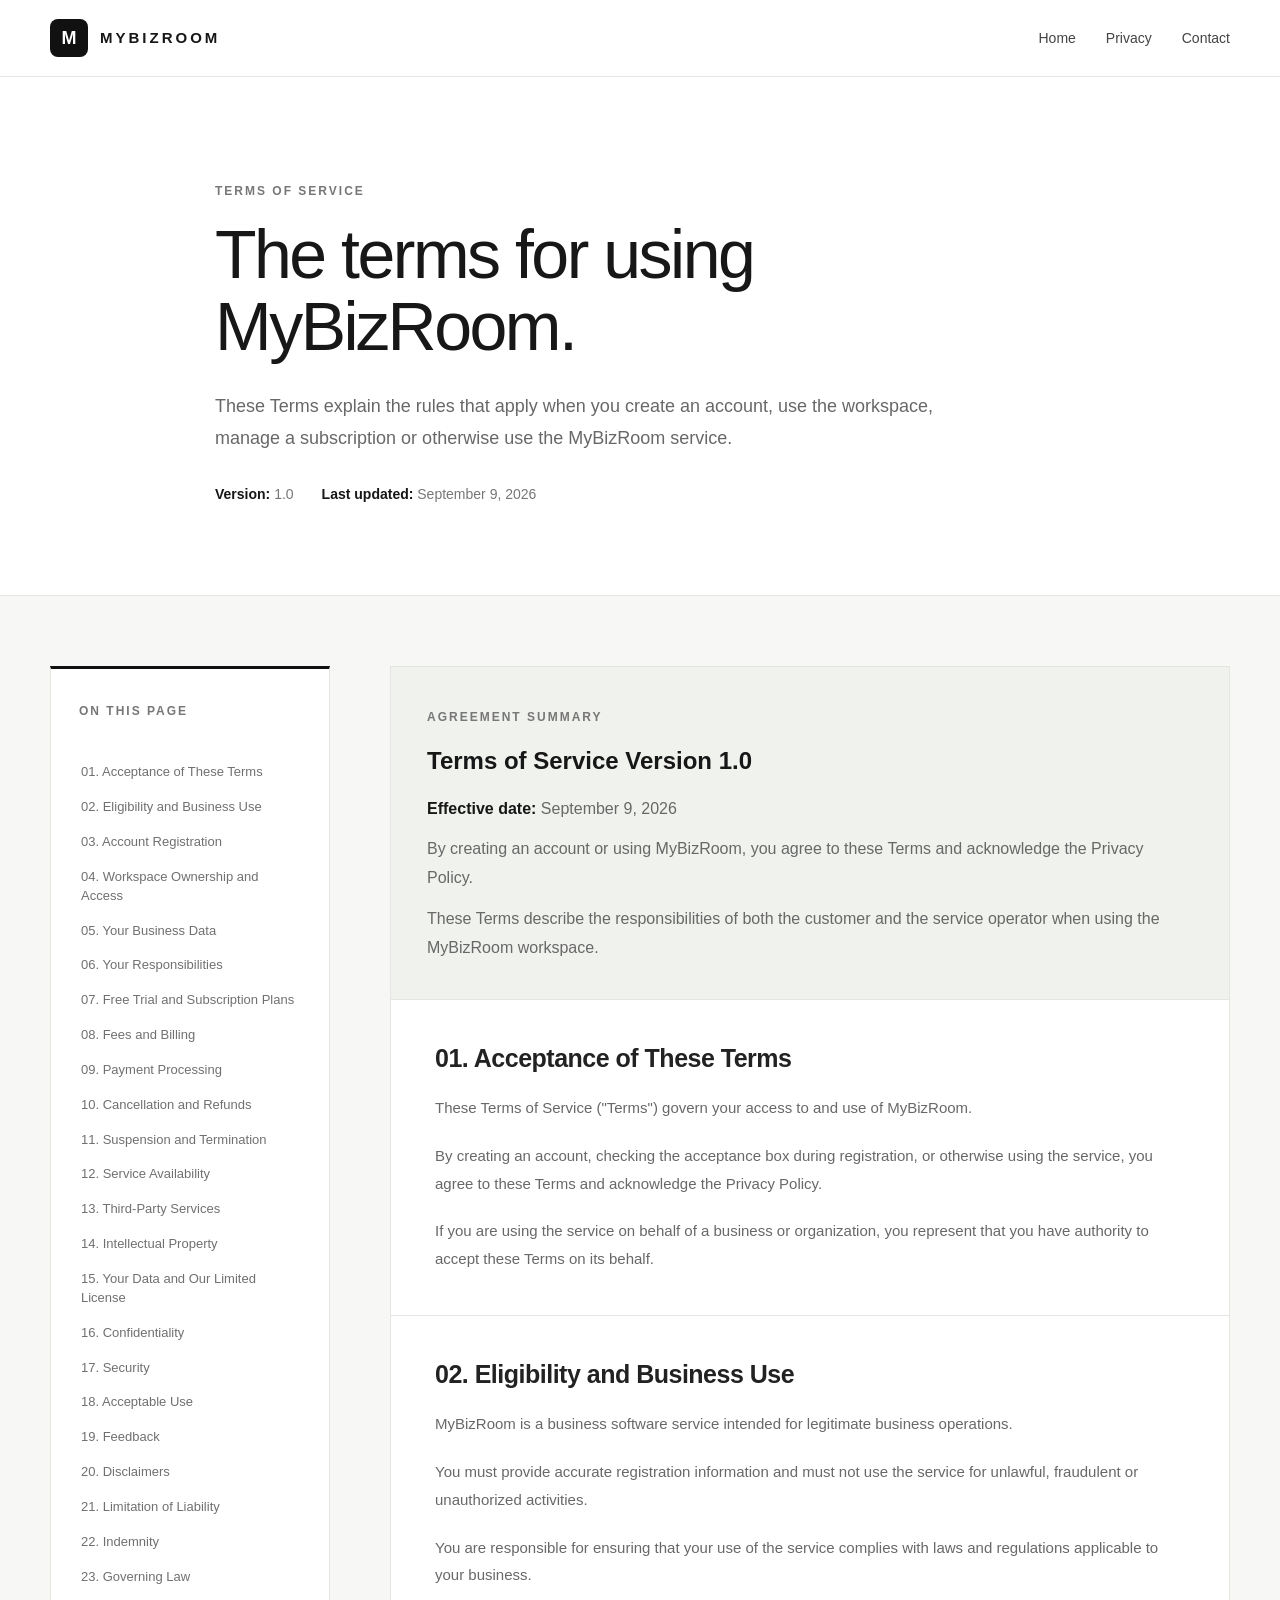
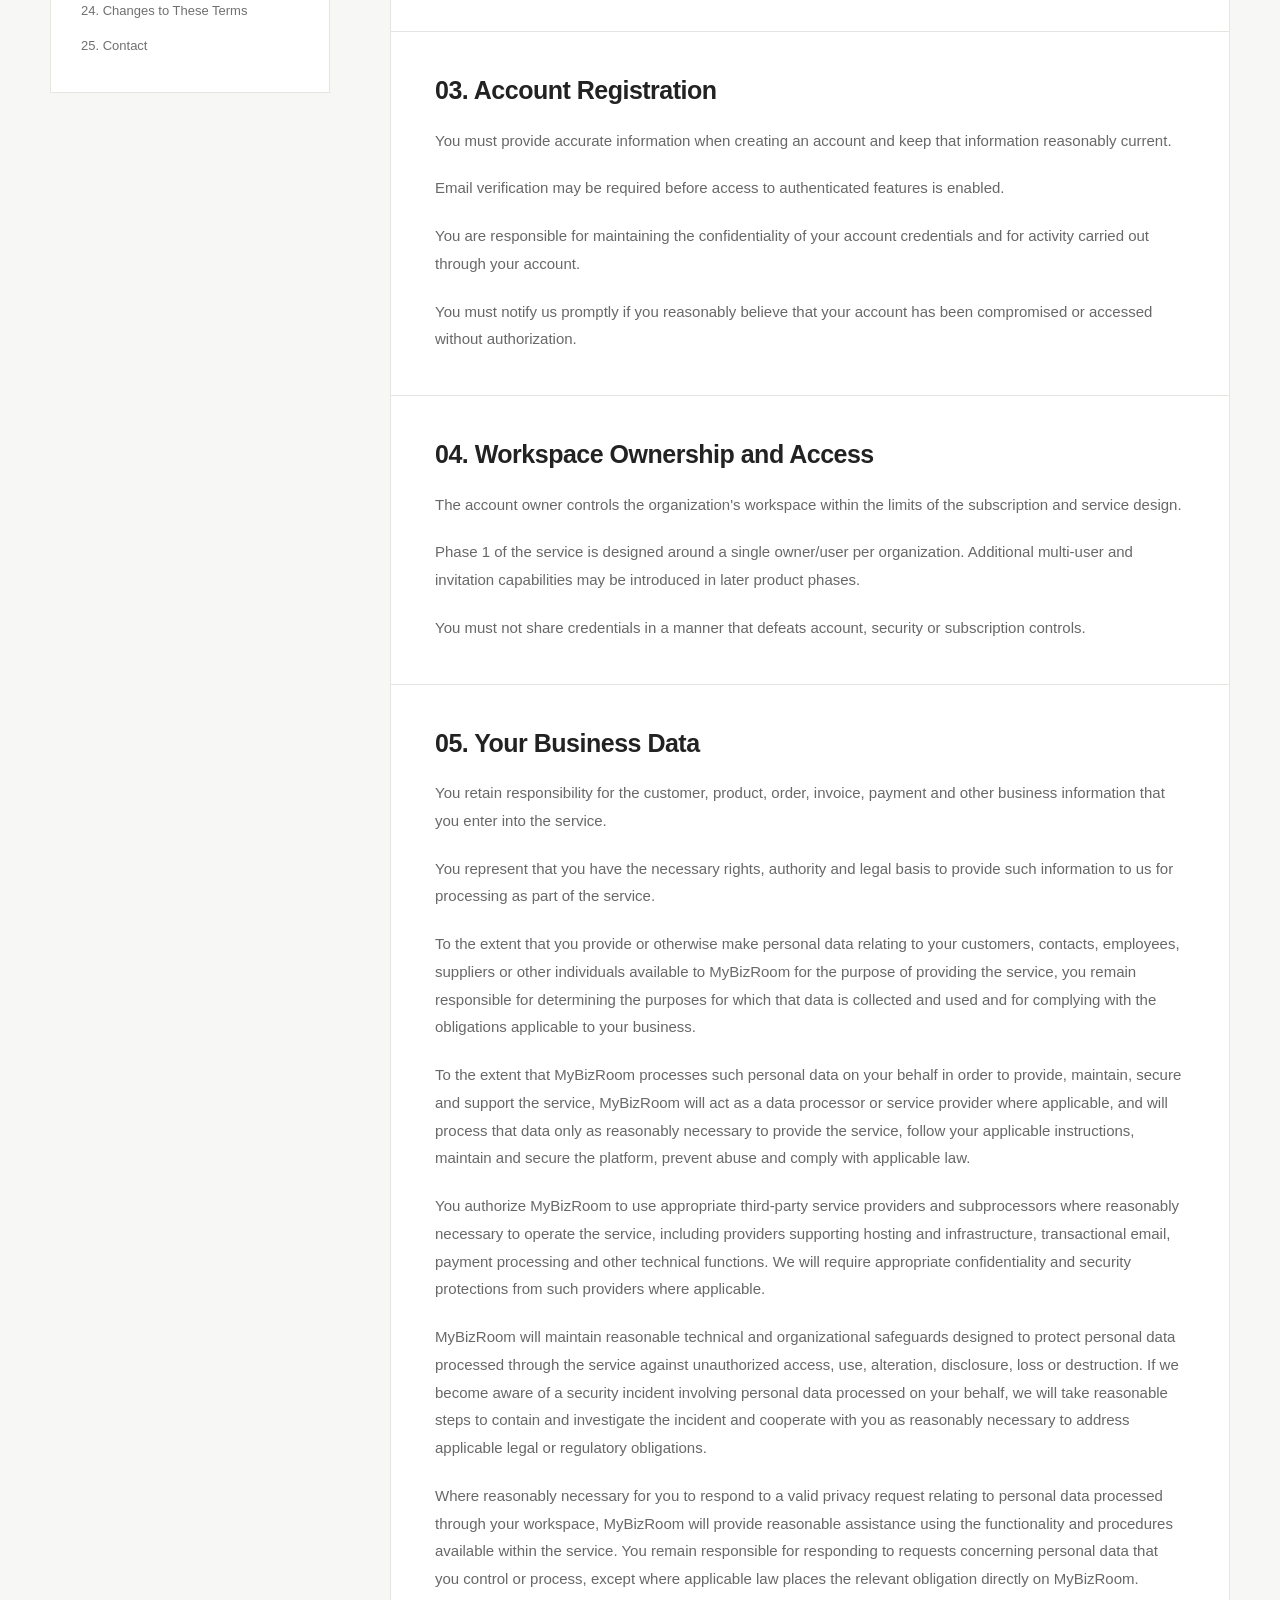
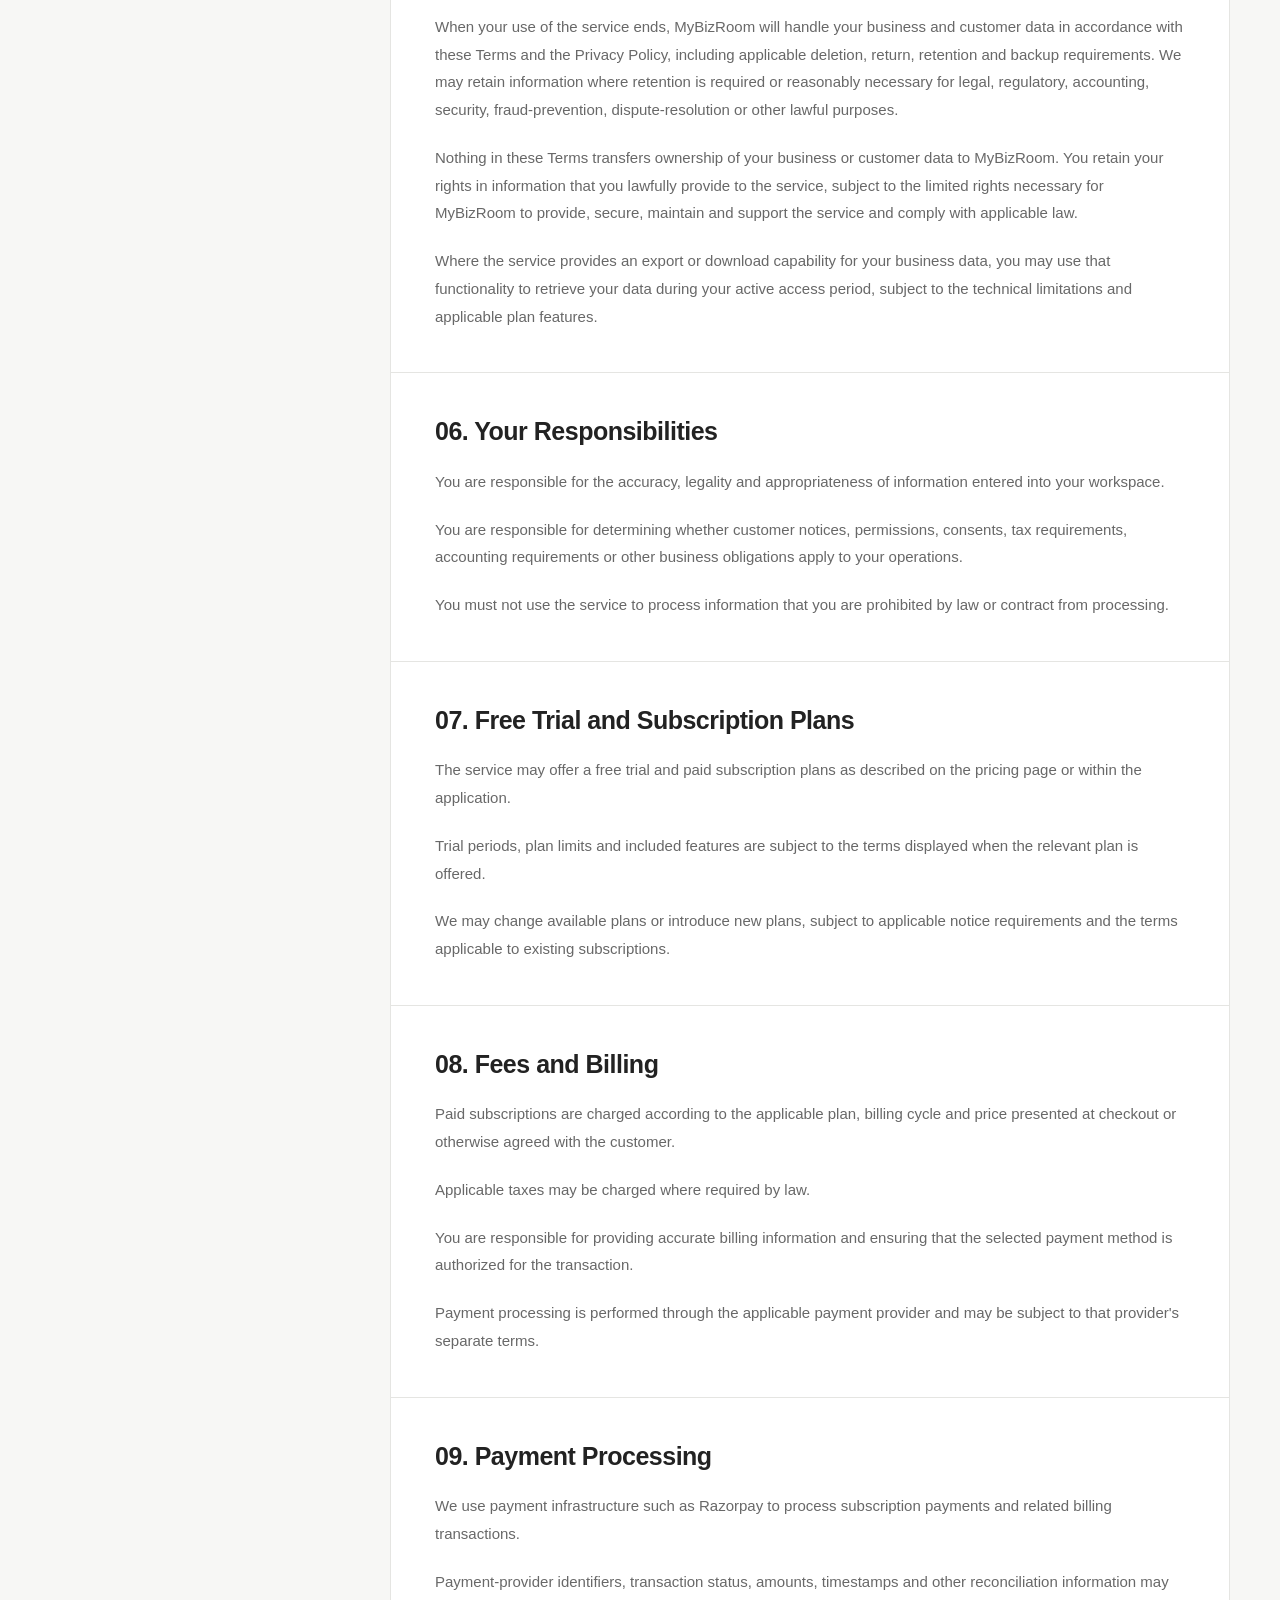
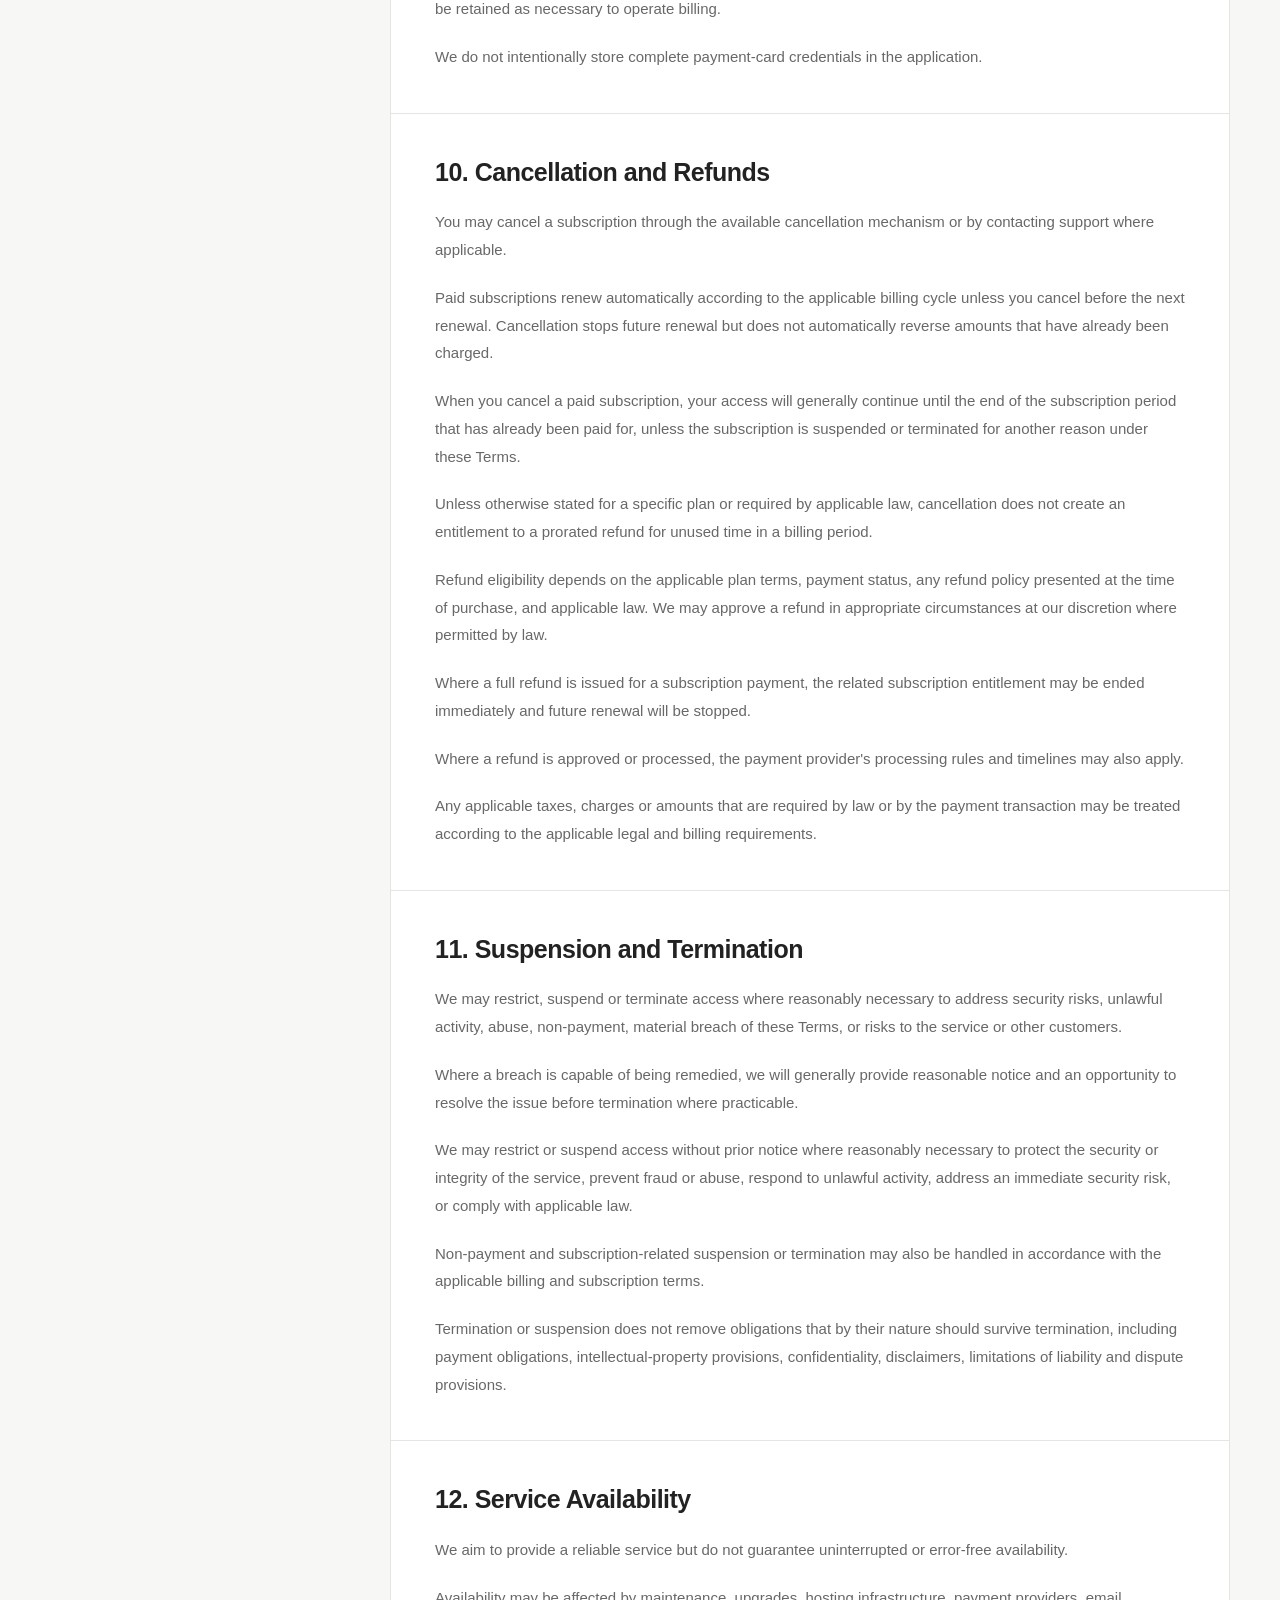
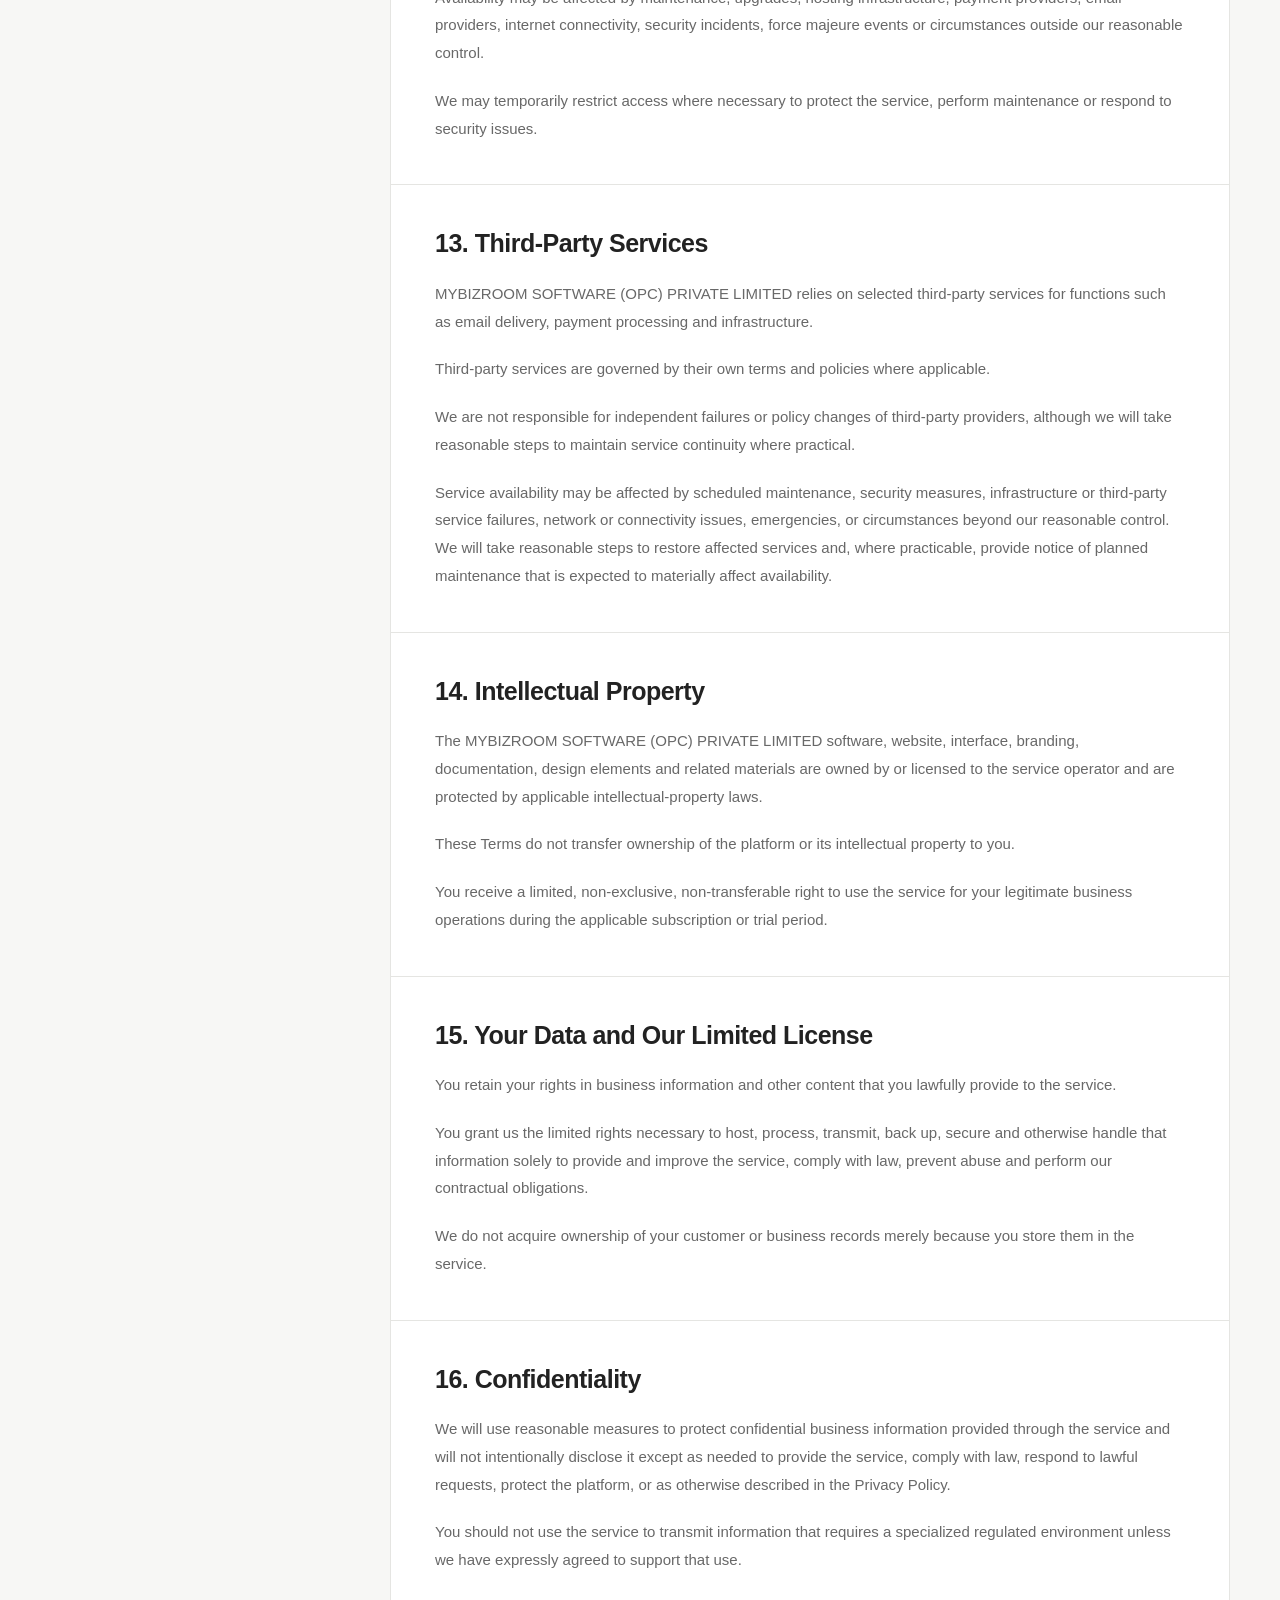
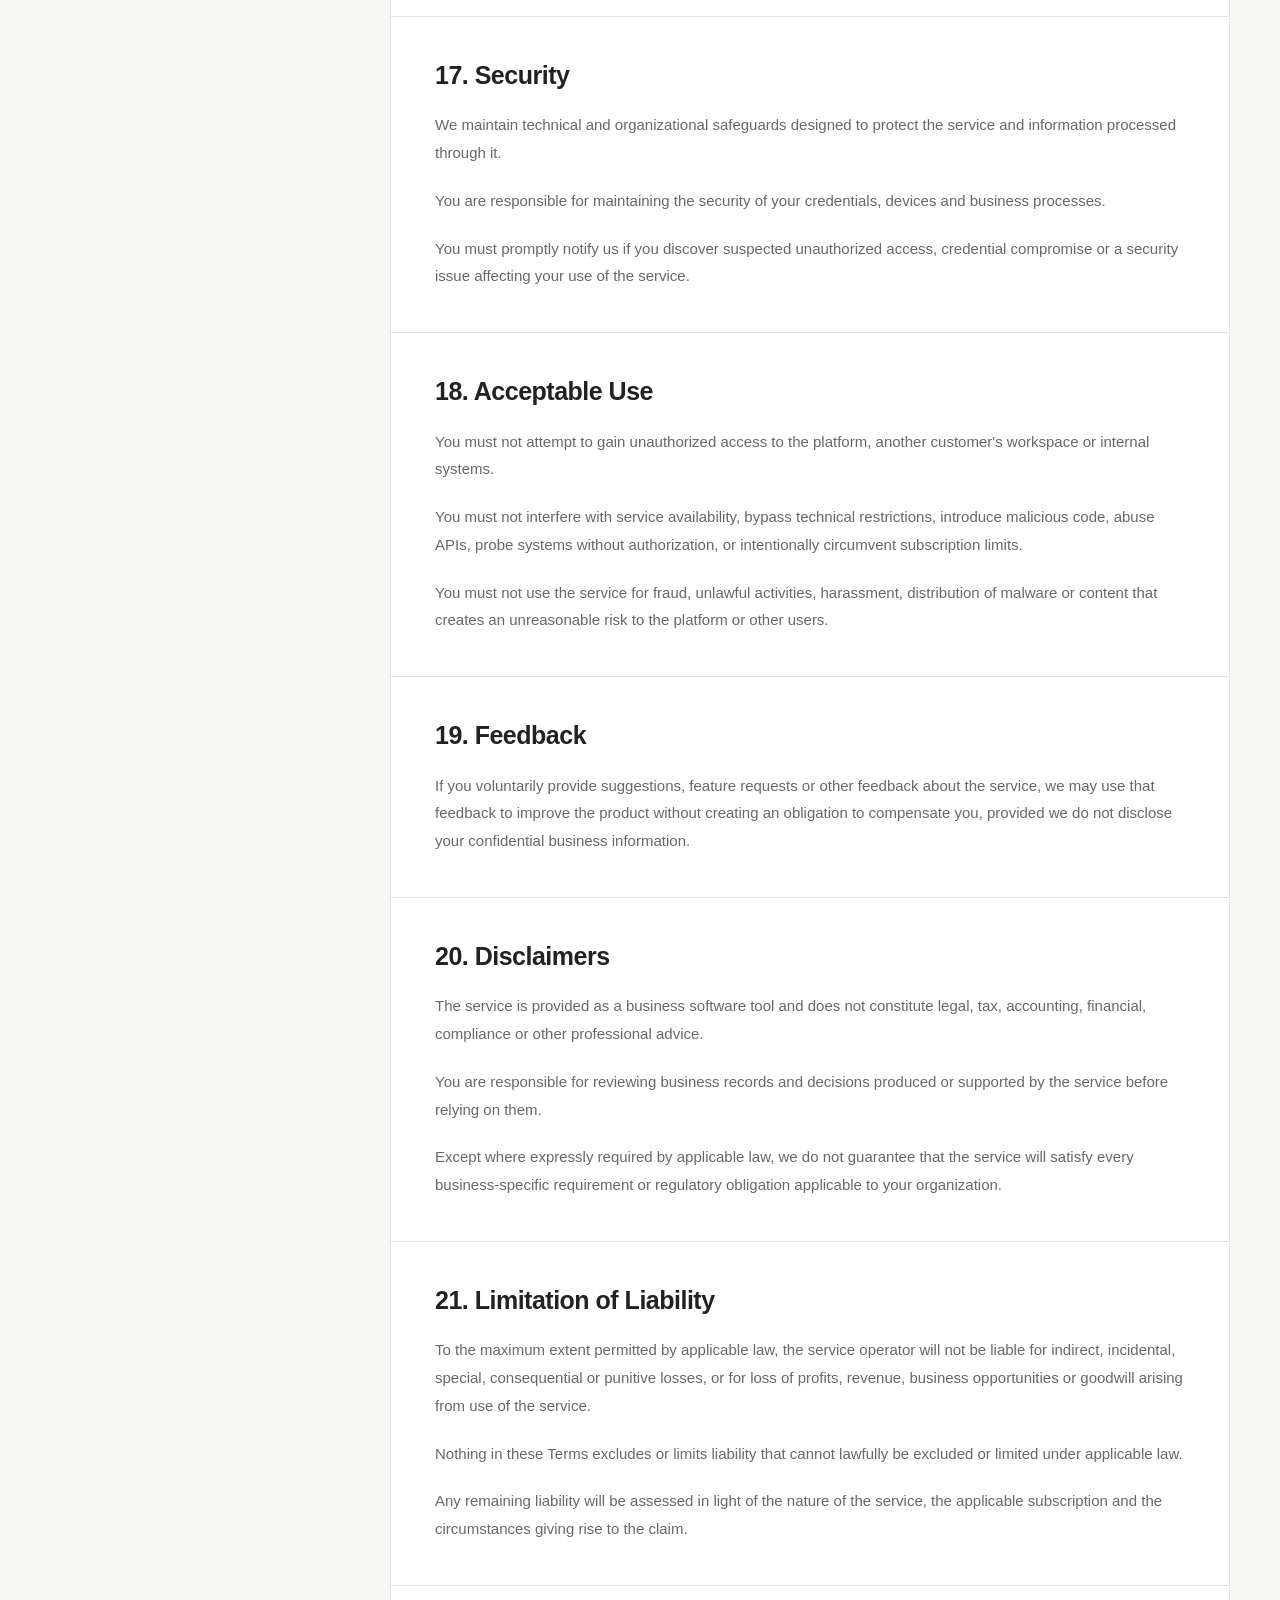
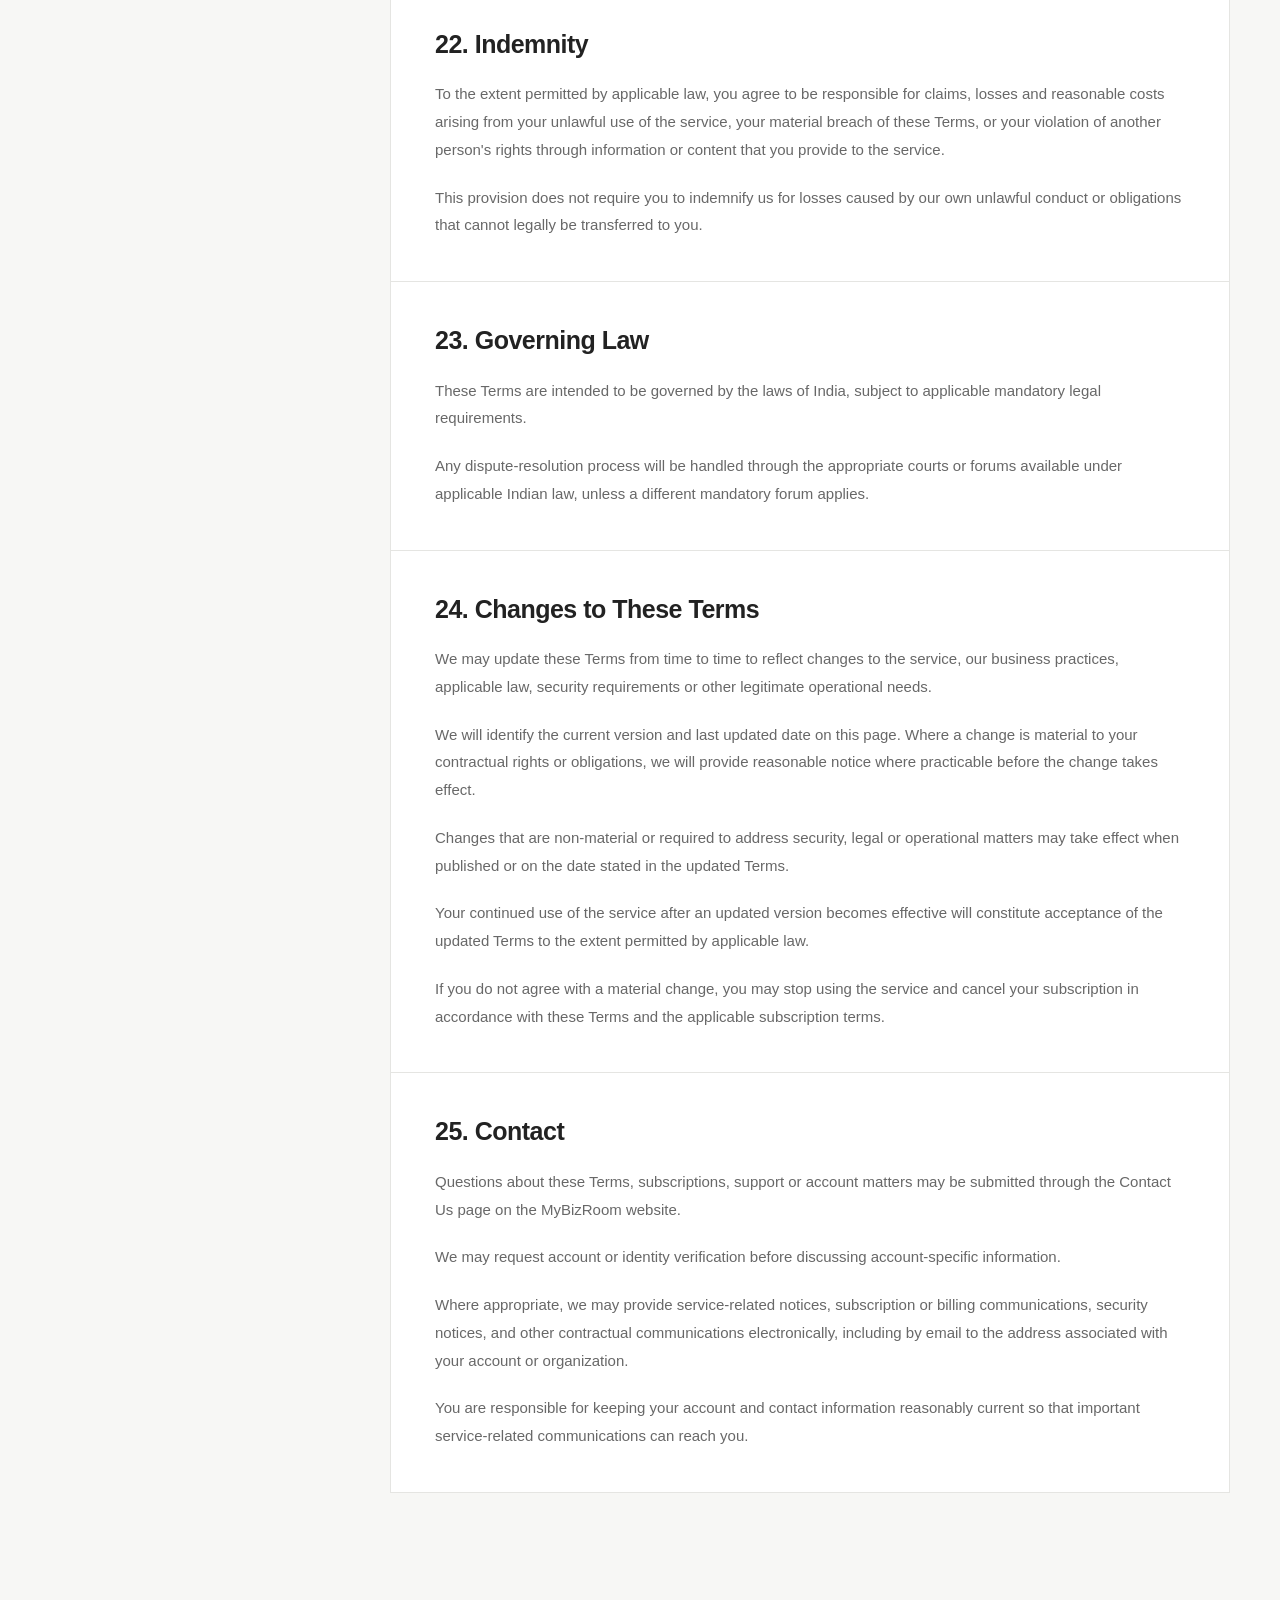
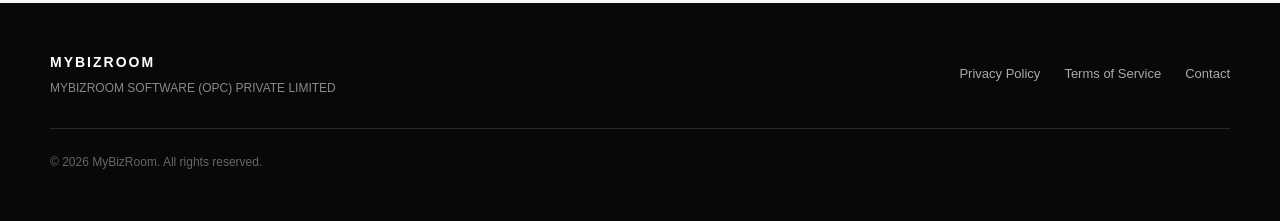
<file: terms.html>
<!DOCTYPE html>
<html lang="en">
<head>
    <meta charset="UTF-8">
    <meta name="viewport" content="width=device-width, initial-scale=1.0">

    <title>Terms of Service | MyBizRoom</title>

    <meta
        name="description"
        content="Terms of Service for MyBizRoom and MYBIZROOM SOFTWARE (OPC) PRIVATE LIMITED."
    >

    <link rel="stylesheet" href="css/style.css">
</head>

<body>

<header class="site-header">
    <div class="container header-inner">
        <a href="index.html" class="brand">
            <span class="brand-mark">M</span>
            <span class="brand-name">MYBIZROOM</span>
        </a>

        <nav class="navigation">
            <a href="index.html">Home</a>
            <a href="privacy.html">Privacy</a>
            <a href="contact.html">Contact</a>
        </nav>
    </div>
</header>


<main>

    <section class="legal-hero">
        <div class="container narrow">

            <span class="section-label">TERMS OF SERVICE</span>

            <h1>The terms for using MyBizRoom.</h1>

            <p>
                These Terms explain the rules that apply when you
                create an account, use the workspace, manage a
                subscription or otherwise use the MyBizRoom service.
            </p>

            <div class="legal-meta">
                <span><strong>Version:</strong> 1.0</span>
                <span><strong>Last updated:</strong> September 9, 2026</span>
            </div>

        </div>
    </section>


    <section class="legal-layout">
        <div class="container legal-grid">

            <aside class="legal-sidebar">

                <span class="section-label">ON THIS PAGE</span>

                <nav class="legal-nav">
                    <a href="#terms-acceptance">01. Acceptance of These Terms</a>
                    <a href="#terms-eligibility">02. Eligibility and Business Use</a>
                    <a href="#terms-account-registration">03. Account Registration</a>
                    <a href="#terms-workspace">04. Workspace Ownership and Access</a>
                    <a href="#terms-business-data">05. Your Business Data</a>
                    <a href="#terms-responsibilities">06. Your Responsibilities</a>
                    <a href="#terms-trial-subscriptions">07. Free Trial and Subscription Plans</a>
                    <a href="#terms-fees-billing">08. Fees and Billing</a>
                    <a href="#terms-payment-processing">09. Payment Processing</a>
                    <a href="#terms-cancellation-refunds">10. Cancellation and Refunds</a>
                    <a href="#terms-suspension">11. Suspension and Termination</a>
                    <a href="#terms-availability">12. Service Availability</a>
                    <a href="#terms-third-party">13. Third-Party Services</a>
                    <a href="#terms-intellectual-property">14. Intellectual Property</a>
                    <a href="#terms-your-data-license">15. Your Data and Our Limited License</a>
                    <a href="#terms-confidentiality">16. Confidentiality</a>
                    <a href="#terms-security">17. Security</a>
                    <a href="#terms-acceptable-use">18. Acceptable Use</a>
                    <a href="#terms-feedback">19. Feedback</a>
                    <a href="#terms-disclaimers">20. Disclaimers</a>
                    <a href="#terms-liability">21. Limitation of Liability</a>
                    <a href="#terms-indemnity">22. Indemnity</a>
                    <a href="#terms-governing-law">23. Governing Law</a>
                    <a href="#terms-changes">24. Changes to These Terms</a>
                    <a href="#terms-contact">25. Contact</a>
                </nav>

            </aside>


            <article class="legal-document">

                <div class="legal-summary">
                    <span class="section-label">AGREEMENT SUMMARY</span>

                    <h2>Terms of Service Version 1.0</h2>

                    <p>
                        <strong>Effective date:</strong>
                        September 9, 2026
                    </p>

                    <p>
                        By creating an account or using MyBizRoom,
                        you agree to these Terms and acknowledge the
                        Privacy Policy.
                    </p>

                    <p>
                        These Terms describe the responsibilities of
                        both the customer and the service operator when
                        using the MyBizRoom workspace.
                    </p>
                </div>


                <section id="terms-acceptance">
                    <h2>01. Acceptance of These Terms</h2>

                    <p>
                        These Terms of Service ("Terms") govern your
                        access to and use of MyBizRoom.
                    </p>

                    <p>
                        By creating an account, checking the acceptance
                        box during registration, or otherwise using the
                        service, you agree to these Terms and acknowledge
                        the Privacy Policy.
                    </p>

                    <p>
                        If you are using the service on behalf of a
                        business or organization, you represent that you
                        have authority to accept these Terms on its behalf.
                    </p>
                </section>


                <section id="terms-eligibility">
                    <h2>02. Eligibility and Business Use</h2>

                    <p>
                        MyBizRoom is a business software service intended
                        for legitimate business operations.
                    </p>

                    <p>
                        You must provide accurate registration information
                        and must not use the service for unlawful,
                        fraudulent or unauthorized activities.
                    </p>

                    <p>
                        You are responsible for ensuring that your use of
                        the service complies with laws and regulations
                        applicable to your business.
                    </p>
                </section>


                <section id="terms-account-registration">
                    <h2>03. Account Registration</h2>

                    <p>
                        You must provide accurate information when creating
                        an account and keep that information reasonably
                        current.
                    </p>

                    <p>
                        Email verification may be required before access
                        to authenticated features is enabled.
                    </p>

                    <p>
                        You are responsible for maintaining the
                        confidentiality of your account credentials and
                        for activity carried out through your account.
                    </p>

                    <p>
                        You must notify us promptly if you reasonably
                        believe that your account has been compromised or
                        accessed without authorization.
                    </p>
                </section>


                <section id="terms-workspace">
                    <h2>04. Workspace Ownership and Access</h2>

                    <p>
                        The account owner controls the organization's
                        workspace within the limits of the subscription
                        and service design.
                    </p>

                    <p>
                        Phase 1 of the service is designed around a
                        single owner/user per organization. Additional
                        multi-user and invitation capabilities may be
                        introduced in later product phases.
                    </p>

                    <p>
                        You must not share credentials in a manner that
                        defeats account, security or subscription controls.
                    </p>
                </section>


                <section id="terms-business-data">
                    <h2>05. Your Business Data</h2>

                    <p>
                        You retain responsibility for the customer,
                        product, order, invoice, payment and other
                        business information that you enter into the
                        service.
                    </p>

                    <p>
                        You represent that you have the necessary rights,
                        authority and legal basis to provide such
                        information to us for processing as part of the
                        service.
                    </p>

                    <p>
                        To the extent that you provide or otherwise make
                        personal data relating to your customers, contacts,
                        employees, suppliers or other individuals available
                        to MyBizRoom for the purpose of providing the
                        service, you remain responsible for determining the
                        purposes for which that data is collected and used
                        and for complying with the obligations applicable
                        to your business.
                    </p>

                    <p>
                        To the extent that MyBizRoom processes such
                        personal data on your behalf in order to provide,
                        maintain, secure and support the service, MyBizRoom
                        will act as a data processor or service provider
                        where applicable, and will process that data only
                        as reasonably necessary to provide the service,
                        follow your applicable instructions, maintain and
                        secure the platform, prevent abuse and comply with
                        applicable law.
                    </p>

                    <p>
                        You authorize MyBizRoom to use appropriate
                        third-party service providers and subprocessors
                        where reasonably necessary to operate the service,
                        including providers supporting hosting and
                        infrastructure, transactional email, payment
                        processing and other technical functions. We will
                        require appropriate confidentiality and security
                        protections from such providers where applicable.
                    </p>

                    <p>
                        MyBizRoom will maintain reasonable technical and
                        organizational safeguards designed to protect
                        personal data processed through the service
                        against unauthorized access, use, alteration,
                        disclosure, loss or destruction. If we become aware
                        of a security incident involving personal data
                        processed on your behalf, we will take reasonable
                        steps to contain and investigate the incident and
                        cooperate with you as reasonably necessary to
                        address applicable legal or regulatory obligations.
                    </p>

                    <p>
                        Where reasonably necessary for you to respond to
                        a valid privacy request relating to personal data
                        processed through your workspace, MyBizRoom will
                        provide reasonable assistance using the functionality
                        and procedures available within the service. You
                        remain responsible for responding to requests
                        concerning personal data that you control or
                        process, except where applicable law places the
                        relevant obligation directly on MyBizRoom.
                    </p>

                    <p>
                        When your use of the service ends, MyBizRoom will
                        handle your business and customer data in accordance
                        with these Terms and the Privacy Policy, including
                        applicable deletion, return, retention and backup
                        requirements. We may retain information where
                        retention is required or reasonably necessary for
                        legal, regulatory, accounting, security,
                        fraud-prevention, dispute-resolution or other
                        lawful purposes.
                    </p>

                    <p>
                        Nothing in these Terms transfers ownership of your
                        business or customer data to MyBizRoom. You retain
                        your rights in information that you lawfully
                        provide to the service, subject to the limited
                        rights necessary for MyBizRoom to provide, secure,
                        maintain and support the service and comply with
                        applicable law.
                    </p>

                    <p>
                        Where the service provides an export or download
                        capability for your business data, you may use that
                        functionality to retrieve your data during your
                        active access period, subject to the technical
                        limitations and applicable plan features.
                    </p>
                </section>


                <section id="terms-responsibilities">
                    <h2>06. Your Responsibilities</h2>

                    <p>
                        You are responsible for the accuracy, legality and
                        appropriateness of information entered into your
                        workspace.
                    </p>

                    <p>
                        You are responsible for determining whether
                        customer notices, permissions, consents, tax
                        requirements, accounting requirements or other
                        business obligations apply to your operations.
                    </p>

                    <p>
                        You must not use the service to process information
                        that you are prohibited by law or contract from
                        processing.
                    </p>
                </section>


                <section id="terms-trial-subscriptions">
                    <h2>07. Free Trial and Subscription Plans</h2>

                    <p>
                        The service may offer a free trial and paid
                        subscription plans as described on the pricing page
                        or within the application.
                    </p>

                    <p>
                        Trial periods, plan limits and included features
                        are subject to the terms displayed when the
                        relevant plan is offered.
                    </p>

                    <p>
                        We may change available plans or introduce new
                        plans, subject to applicable notice requirements
                        and the terms applicable to existing subscriptions.
                    </p>
                </section>


                <section id="terms-fees-billing">
                    <h2>08. Fees and Billing</h2>

                    <p>
                        Paid subscriptions are charged according to the
                        applicable plan, billing cycle and price presented
                        at checkout or otherwise agreed with the customer.
                    </p>

                    <p>
                        Applicable taxes may be charged where required by
                        law.
                    </p>

                    <p>
                        You are responsible for providing accurate billing
                        information and ensuring that the selected payment
                        method is authorized for the transaction.
                    </p>

                    <p>
                        Payment processing is performed through the
                        applicable payment provider and may be subject to
                        that provider's separate terms.
                    </p>
                </section>


                <section id="terms-payment-processing">
                    <h2>09. Payment Processing</h2>

                    <p>
                        We use payment infrastructure such as Razorpay to
                        process subscription payments and related billing
                        transactions.
                    </p>

                    <p>
                        Payment-provider identifiers, transaction status,
                        amounts, timestamps and other reconciliation
                        information may be retained as necessary to
                        operate billing.
                    </p>

                    <p>
                        We do not intentionally store complete
                        payment-card credentials in the application.
                    </p>
                </section>


                <section id="terms-cancellation-refunds">
                    <h2>10. Cancellation and Refunds</h2>

                    <p>
                        You may cancel a subscription through the available
                        cancellation mechanism or by contacting support
                        where applicable.
                    </p>

                    <p>
                        Paid subscriptions renew automatically according
                        to the applicable billing cycle unless you cancel
                        before the next renewal. Cancellation stops future
                        renewal but does not automatically reverse amounts
                        that have already been charged.
                    </p>

                    <p>
                        When you cancel a paid subscription, your access
                        will generally continue until the end of the
                        subscription period that has already been paid for,
                        unless the subscription is suspended or terminated
                        for another reason under these Terms.
                    </p>

                    <p>
                        Unless otherwise stated for a specific plan or
                        required by applicable law, cancellation does not
                        create an entitlement to a prorated refund for
                        unused time in a billing period.
                    </p>

                    <p>
                        Refund eligibility depends on the applicable plan
                        terms, payment status, any refund policy presented
                        at the time of purchase, and applicable law. We may
                        approve a refund in appropriate circumstances at
                        our discretion where permitted by law.
                    </p>

                    <p>
                        Where a full refund is issued for a subscription
                        payment, the related subscription entitlement may
                        be ended immediately and future renewal will be
                        stopped.
                    </p>

                    <p>
                        Where a refund is approved or processed, the payment
                        provider's processing rules and timelines may also
                        apply.
                    </p>

                    <p>
                        Any applicable taxes, charges or amounts that are
                        required by law or by the payment transaction may
                        be treated according to the applicable legal and
                        billing requirements.
                    </p>
                </section>


                <section id="terms-suspension">
                    <h2>11. Suspension and Termination</h2>

                    <p>
                        We may restrict, suspend or terminate access where
                        reasonably necessary to address security risks,
                        unlawful activity, abuse, non-payment, material
                        breach of these Terms, or risks to the service or
                        other customers.
                    </p>

                    <p>
                        Where a breach is capable of being remedied, we will
                        generally provide reasonable notice and an
                        opportunity to resolve the issue before termination
                        where practicable.
                    </p>

                    <p>
                        We may restrict or suspend access without prior
                        notice where reasonably necessary to protect the
                        security or integrity of the service, prevent fraud
                        or abuse, respond to unlawful activity, address an
                        immediate security risk, or comply with applicable
                        law.
                    </p>

                    <p>
                        Non-payment and subscription-related suspension or
                        termination may also be handled in accordance with
                        the applicable billing and subscription terms.
                    </p>

                    <p>
                        Termination or suspension does not remove
                        obligations that by their nature should survive
                        termination, including payment obligations,
                        intellectual-property provisions, confidentiality,
                        disclaimers, limitations of liability and dispute
                        provisions.
                    </p>
                </section>


                <section id="terms-availability">
                    <h2>12. Service Availability</h2>

                    <p>
                        We aim to provide a reliable service but do not
                        guarantee uninterrupted or error-free availability.
                    </p>

                    <p>
                        Availability may be affected by maintenance,
                        upgrades, hosting infrastructure, payment providers,
                        email providers, internet connectivity, security
                        incidents, force majeure events or circumstances
                        outside our reasonable control.
                    </p>

                    <p>
                        We may temporarily restrict access where necessary
                        to protect the service, perform maintenance or
                        respond to security issues.
                    </p>
                </section>


                <section id="terms-third-party">
                    <h2>13. Third-Party Services</h2>

                    <p>
                        MYBIZROOM SOFTWARE (OPC) PRIVATE LIMITED relies on
                        selected third-party services for functions such as
                        email delivery, payment processing and
                        infrastructure.
                    </p>

                    <p>
                        Third-party services are governed by their own
                        terms and policies where applicable.
                    </p>

                    <p>
                        We are not responsible for independent failures or
                        policy changes of third-party providers, although
                        we will take reasonable steps to maintain service
                        continuity where practical.
                    </p>

                    <p>
                        Service availability may be affected by scheduled
                        maintenance, security measures, infrastructure or
                        third-party service failures, network or
                        connectivity issues, emergencies, or circumstances
                        beyond our reasonable control. We will take
                        reasonable steps to restore affected services and,
                        where practicable, provide notice of planned
                        maintenance that is expected to materially affect
                        availability.
                    </p>
                </section>


                <section id="terms-intellectual-property">
                    <h2>14. Intellectual Property</h2>

                    <p>
                        The MYBIZROOM SOFTWARE (OPC) PRIVATE LIMITED
                        software, website, interface, branding,
                        documentation, design elements and related
                        materials are owned by or licensed to the service
                        operator and are protected by applicable
                        intellectual-property laws.
                    </p>

                    <p>
                        These Terms do not transfer ownership of the
                        platform or its intellectual property to you.
                    </p>

                    <p>
                        You receive a limited, non-exclusive,
                        non-transferable right to use the service for your
                        legitimate business operations during the applicable
                        subscription or trial period.
                    </p>
                </section>


                <section id="terms-your-data-license">
                    <h2>15. Your Data and Our Limited License</h2>

                    <p>
                        You retain your rights in business information and
                        other content that you lawfully provide to the
                        service.
                    </p>

                    <p>
                        You grant us the limited rights necessary to host,
                        process, transmit, back up, secure and otherwise
                        handle that information solely to provide and
                        improve the service, comply with law, prevent abuse
                        and perform our contractual obligations.
                    </p>

                    <p>
                        We do not acquire ownership of your customer or
                        business records merely because you store them in
                        the service.
                    </p>
                </section>


                <section id="terms-confidentiality">
                    <h2>16. Confidentiality</h2>

                    <p>
                        We will use reasonable measures to protect
                        confidential business information provided through
                        the service and will not intentionally disclose it
                        except as needed to provide the service, comply
                        with law, respond to lawful requests, protect the
                        platform, or as otherwise described in the Privacy
                        Policy.
                    </p>

                    <p>
                        You should not use the service to transmit
                        information that requires a specialized regulated
                        environment unless we have expressly agreed to
                        support that use.
                    </p>
                </section>


                <section id="terms-security">
                    <h2>17. Security</h2>

                    <p>
                        We maintain technical and organizational safeguards
                        designed to protect the service and information
                        processed through it.
                    </p>

                    <p>
                        You are responsible for maintaining the security of
                        your credentials, devices and business processes.
                    </p>

                    <p>
                        You must promptly notify us if you discover
                        suspected unauthorized access, credential compromise
                        or a security issue affecting your use of the
                        service.
                    </p>
                </section>


                <section id="terms-acceptable-use">
                    <h2>18. Acceptable Use</h2>

                    <p>
                        You must not attempt to gain unauthorized access to
                        the platform, another customer's workspace or
                        internal systems.
                    </p>

                    <p>
                        You must not interfere with service availability,
                        bypass technical restrictions, introduce malicious
                        code, abuse APIs, probe systems without authorization,
                        or intentionally circumvent subscription limits.
                    </p>

                    <p>
                        You must not use the service for fraud, unlawful
                        activities, harassment, distribution of malware or
                        content that creates an unreasonable risk to the
                        platform or other users.
                    </p>
                </section>


                <section id="terms-feedback">
                    <h2>19. Feedback</h2>

                    <p>
                        If you voluntarily provide suggestions, feature
                        requests or other feedback about the service, we
                        may use that feedback to improve the product
                        without creating an obligation to compensate you,
                        provided we do not disclose your confidential
                        business information.
                    </p>
                </section>


                <section id="terms-disclaimers">
                    <h2>20. Disclaimers</h2>

                    <p>
                        The service is provided as a business software tool
                        and does not constitute legal, tax, accounting,
                        financial, compliance or other professional advice.
                    </p>

                    <p>
                        You are responsible for reviewing business records
                        and decisions produced or supported by the service
                        before relying on them.
                    </p>

                    <p>
                        Except where expressly required by applicable law,
                        we do not guarantee that the service will satisfy
                        every business-specific requirement or regulatory
                        obligation applicable to your organization.
                    </p>
                </section>


                <section id="terms-liability">
                    <h2>21. Limitation of Liability</h2>

                    <p>
                        To the maximum extent permitted by applicable law,
                        the service operator will not be liable for
                        indirect, incidental, special, consequential or
                        punitive losses, or for loss of profits, revenue,
                        business opportunities or goodwill arising from
                        use of the service.
                    </p>

                    <p>
                        Nothing in these Terms excludes or limits liability
                        that cannot lawfully be excluded or limited under
                        applicable law.
                    </p>

                    <p>
                        Any remaining liability will be assessed in light
                        of the nature of the service, the applicable
                        subscription and the circumstances giving rise to
                        the claim.
                    </p>
                </section>


                <section id="terms-indemnity">
                    <h2>22. Indemnity</h2>

                    <p>
                        To the extent permitted by applicable law, you
                        agree to be responsible for claims, losses and
                        reasonable costs arising from your unlawful use of
                        the service, your material breach of these Terms,
                        or your violation of another person's rights through
                        information or content that you provide to the
                        service.
                    </p>

                    <p>
                        This provision does not require you to indemnify us
                        for losses caused by our own unlawful conduct or
                        obligations that cannot legally be transferred to
                        you.
                    </p>
                </section>


                <section id="terms-governing-law">
                    <h2>23. Governing Law</h2>

                    <p>
                        These Terms are intended to be governed by the laws
                        of India, subject to applicable mandatory legal
                        requirements.
                    </p>

                    <p>
                        Any dispute-resolution process will be handled
                        through the appropriate courts or forums available
                        under applicable Indian law, unless a different
                        mandatory forum applies.
                    </p>
                </section>


                <section id="terms-changes">
                    <h2>24. Changes to These Terms</h2>

                    <p>
                        We may update these Terms from time to time to
                        reflect changes to the service, our business
                        practices, applicable law, security requirements or
                        other legitimate operational needs.
                    </p>

                    <p>
                        We will identify the current version and last
                        updated date on this page. Where a change is
                        material to your contractual rights or obligations,
                        we will provide reasonable notice where practicable
                        before the change takes effect.
                    </p>

                    <p>
                        Changes that are non-material or required to address
                        security, legal or operational matters may take
                        effect when published or on the date stated in the
                        updated Terms.
                    </p>

                    <p>
                        Your continued use of the service after an updated
                        version becomes effective will constitute acceptance
                        of the updated Terms to the extent permitted by
                        applicable law.
                    </p>

                    <p>
                        If you do not agree with a material change, you may
                        stop using the service and cancel your subscription
                        in accordance with these Terms and the applicable
                        subscription terms.
                    </p>
                </section>


                <section id="terms-contact">
                    <h2>25. Contact</h2>

                    <p>
                        Questions about these Terms, subscriptions, support
                        or account matters may be submitted through the
                        Contact Us page on the MyBizRoom website.
                    </p>

                    <p>
                        We may request account or identity verification
                        before discussing account-specific information.
                    </p>

                    <p>
                        Where appropriate, we may provide service-related
                        notices, subscription or billing communications,
                        security notices, and other contractual
                        communications electronically, including by email
                        to the address associated with your account or
                        organization.
                    </p>

                    <p>
                        You are responsible for keeping your account and
                        contact information reasonably current so that
                        important service-related communications can reach
                        you.
                    </p>
                </section>

            </article>

        </div>
    </section>

</main>


<footer class="site-footer">
    <div class="container footer-inner">

        <div class="footer-company">
            <strong>MYBIZROOM</strong>
            <span>MYBIZROOM SOFTWARE (OPC) PRIVATE LIMITED</span>
        </div>

        <div class="footer-links">
            <a href="privacy.html">Privacy Policy</a>
            <a href="terms.html">Terms of Service</a>
            <a href="contact.html">Contact</a>
        </div>

        <div class="footer-copy">
            © 2026 MyBizRoom. All rights reserved.
        </div>

    </div>
</footer>

</body>
</html>
</file>
<file: css/style.css>
:root {
    --background: #f7f7f5;
    --surface: #ffffff;
    --surface-dark: #111111;
    --text: #171717;
    --muted: #686868;
    --border: #e5e5e2;
    --accent: #111111;
    --max-width: 1180px;
}

* {
    box-sizing: border-box;
}

html {
    scroll-behavior: smooth;
}

body {
    margin: 0;
    background: var(--background);
    color: var(--text);
    font-family:
        Inter,
        -apple-system,
        BlinkMacSystemFont,
        "Segoe UI",
        Roboto,
        Arial,
        sans-serif;
    line-height: 1.6;
}

a {
    color: inherit;
    text-decoration: none;
}

.container {
    width: min(calc(100% - 48px), var(--max-width));
    margin: 0 auto;
}

.narrow {
    max-width: 850px;
}


/* Header */

.site-header {
    position: sticky;
    top: 0;
    z-index: 100;
    background: rgba(255, 255, 255, 0.96);
    border-bottom: 1px solid var(--border);
}

.header-inner {
    min-height: 76px;
    display: flex;
    align-items: center;
    justify-content: space-between;
    gap: 32px;
}

.brand {
    display: inline-flex;
    align-items: center;
    gap: 12px;
}

.brand-mark {
    width: 38px;
    height: 38px;
    display: inline-flex;
    align-items: center;
    justify-content: center;
    background: #111111;
    color: #ffffff;
    border-radius: 8px;
    font-size: 18px;
    font-weight: 700;
}

.brand-name {
    font-size: 15px;
    font-weight: 700;
    letter-spacing: 3px;
}

.navigation {
    display: flex;
    align-items: center;
    gap: 30px;
    font-size: 14px;
    color: #444444;
}

.navigation a:hover {
    color: #000000;
}


/* Hero */

.hero {
    min-height: 650px;
    display: flex;
    align-items: center;
    background:
        linear-gradient(
            135deg,
            #111111 0%,
            #242424 55%,
            #3b3b3b 100%
        );
    color: #ffffff;
}

.hero-content {
    padding: 110px 0;
}

.hero-copy {
    max-width: 760px;
}

.eyebrow,
.section-label {
    display: inline-block;
    font-size: 12px;
    font-weight: 700;
    letter-spacing: 2px;
}

.eyebrow {
    margin-bottom: 24px;
    opacity: 0.7;
}

.hero h1 {
    margin: 0;
    max-width: 800px;
    font-size: clamp(48px, 7vw, 82px);
    line-height: 1.02;
    letter-spacing: -3px;
    font-weight: 500;
}

.hero h1 span {
    display: block;
    color: #cfcfcf;
}

.hero p {
    max-width: 650px;
    margin: 32px 0 0;
    font-size: 19px;
    line-height: 1.7;
    color: #d3d3d3;
}

.hero-actions {
    display: flex;
    flex-wrap: wrap;
    gap: 14px;
    margin-top: 38px;
}


/* Buttons */

.button {
    display: inline-flex;
    align-items: center;
    justify-content: center;
    min-height: 50px;
    padding: 0 24px;
    border-radius: 4px;
    font-size: 14px;
    font-weight: 600;
    transition:
        transform 0.2s ease,
        background 0.2s ease;
}

.button:hover {
    transform: translateY(-1px);
}

.button-primary {
    background: #ffffff;
    color: #111111;
}

.button-primary:hover {
    background: #eeeeee;
}

.button-secondary {
    border: 1px solid #666666;
    color: #ffffff;
}

.button-secondary:hover {
    border-color: #ffffff;
}

.button-light {
    background: #ffffff;
    color: #111111;
}


/* Intro */

.intro {
    padding: 120px 0;
    background: var(--surface);
}

.section-label {
    color: #777777;
    margin-bottom: 18px;
}

.intro h2,
.section-heading h2,
.company-content h2,
.cta h2,
.whatsapp-card h2 {
    margin: 0;
    font-size: clamp(34px, 4vw, 52px);
    line-height: 1.1;
    letter-spacing: -1.5px;
    font-weight: 500;
}

.intro p {
    margin: 26px 0 0;
    color: var(--muted);
    font-size: 18px;
    line-height: 1.8;
}


/* Features */

.features {
    padding: 120px 0;
}

.section-heading {
    max-width: 760px;
    margin-bottom: 60px;
}

.section-heading p {
    margin: 22px 0 0;
    color: var(--muted);
    font-size: 18px;
}

.feature-grid {
    display: grid;
    grid-template-columns: repeat(3, 1fr);
    gap: 1px;
    background: var(--border);
    border: 1px solid var(--border);
}

.feature-card {
    min-height: 270px;
    padding: 34px;
    background: var(--surface);
}

.feature-icon {
    margin-bottom: 32px;
    font-size: 12px;
    font-weight: 700;
    letter-spacing: 1px;
    color: #777777;
}

.feature-card h3 {
    margin: 0;
    font-size: 22px;
    font-weight: 600;
}

.feature-card p {
    margin: 16px 0 0;
    color: var(--muted);
    line-height: 1.7;
}


/* WhatsApp */

.whatsapp-section {
    padding: 40px 0 120px;
}

.whatsapp-card {
    padding: 70px;
    background: #ecece8;
}

.whatsapp-card h2 {
    max-width: 760px;
}

.whatsapp-card p {
    max-width: 760px;
    margin: 26px 0 0;
    color: #5f5f5f;
    font-size: 18px;
    line-height: 1.8;
}


/* Company */

.company-section {
    padding: 120px 0;
    background: #ffffff;
}

.company-content {
    max-width: 850px;
}

.company-content p {
    max-width: 760px;
    margin: 26px 0 0;
    color: var(--muted);
    font-size: 18px;
    line-height: 1.8;
}


/* CTA */

.cta {
    padding: 110px 0;
    background: #111111;
    color: #ffffff;
}

.cta-content {
    text-align: center;
}

.cta h2 {
    max-width: 750px;
    margin: 0 auto;
}

.cta p {
    margin: 22px auto 32px;
    color: #bdbdbd;
    font-size: 18px;
}


/* Footer */

.site-footer {
    padding: 48px 0;
    background: #080808;
    color: #ffffff;
}

.footer-inner {
    display: grid;
    grid-template-columns: 1fr auto;
    gap: 30px;
    align-items: center;
}

.footer-company {
    display: flex;
    flex-direction: column;
    gap: 6px;
}

.footer-company strong {
    font-size: 14px;
    letter-spacing: 2px;
}

.footer-company span {
    color: #888888;
    font-size: 12px;
}

.footer-links {
    display: flex;
    gap: 24px;
    font-size: 13px;
    color: #aaaaaa;
}

.footer-links a:hover {
    color: #ffffff;
}

.footer-copy {
    grid-column: 1 / -1;
    padding-top: 24px;
    border-top: 1px solid #292929;
    color: #666666;
    font-size: 12px;
}


/* Responsive */

@media (max-width: 850px) {
    .navigation {
        display: none;
    }

    .feature-grid {
        grid-template-columns: 1fr;
    }

    .whatsapp-card {
        padding: 40px 28px;
    }

    .footer-inner {
        grid-template-columns: 1fr;
    }

    .footer-copy {
        grid-column: auto;
    }
}

@media (max-width: 600px) {
    .container {
        width: min(calc(100% - 32px), var(--max-width));
    }

    .hero {
        min-height: 580px;
    }

    .hero-content {
        padding: 80px 0;
    }

    .hero h1 {
        letter-spacing: -2px;
    }

    .hero p {
        font-size: 17px;
    }

    .intro,
    .features,
    .company-section {
        padding: 80px 0;
    }

    .whatsapp-section {
        padding-bottom: 80px;
    }

    .cta {
        padding: 80px 0;
    }

    .footer-links {
        flex-direction: column;
        gap: 10px;
    }
}
/* =========================================
   Legal Pages
   ========================================= */

.legal-hero {
    padding: 100px 0 90px;
    background: #ffffff;
    border-bottom: 1px solid var(--border);
}

.legal-hero h1 {
    max-width: 850px;
    margin: 0;
    font-size: clamp(42px, 6vw, 68px);
    line-height: 1.05;
    letter-spacing: -2.5px;
    font-weight: 500;
}

.legal-hero p {
    max-width: 760px;
    margin: 28px 0 0;
    color: var(--muted);
    font-size: 18px;
    line-height: 1.8;
}

.legal-meta {
    display: flex;
    flex-wrap: wrap;
    gap: 28px;
    margin-top: 28px;
    color: #777777;
    font-size: 14px;
}

.legal-meta strong {
    color: var(--text);
}

.legal-layout {
    padding: 70px 0 110px;
}

.legal-grid {
    display: grid;
    grid-template-columns: 280px minmax(0, 1fr);
    gap: 60px;
    align-items: start;
}

.legal-sidebar {
    position: sticky;
    top: 100px;
    padding: 28px;
    background: #ffffff;
    border: 1px solid var(--border);
    border-top: 3px solid #111111;
}

.legal-nav {
    display: flex;
    flex-direction: column;
    margin-top: 16px;
}

.legal-nav a {
    padding: 8px 0;
    color: #707070;
    font-size: 13px;
    line-height: 1.45;
    border-left: 2px solid transparent;
    transition:
        color 0.2s ease,
        border-color 0.2s ease,
        padding-left 0.2s ease;
}

.legal-nav a:hover {
    padding-left: 8px;
    color: #111111;
    border-left-color: #111111;
}

.legal-document {
    background: #ffffff;
    border: 1px solid var(--border);
}

.legal-summary {
    padding: 36px;
    background: #f0f2ee;
    border-bottom: 1px solid var(--border);
}

.legal-summary h2 {
    margin: 0 0 18px;
    font-size: 24px;
    line-height: 1.3;
}

.legal-summary p {
    margin: 12px 0 0;
    color: var(--muted);
    line-height: 1.8;
}

.legal-summary strong {
    color: var(--text);
}

.legal-document section {
    padding: 42px 44px;
    border-bottom: 1px solid var(--border);
    scroll-margin-top: 96px;
}

.legal-document section:last-child {
    border-bottom: none;
}

.legal-document section h2 {
    margin: 0;
    color: #222222;
    font-size: 25px;
    line-height: 1.3;
    letter-spacing: -0.5px;
    font-weight: 650;
}

.legal-document section p {
    margin: 20px 0 0;
    color: var(--muted);
    font-size: 15px;
    line-height: 1.85;
}

@media (max-width: 900px) {
    .legal-grid {
        grid-template-columns: 1fr;
        gap: 30px;
    }

    .legal-sidebar {
        position: static;
    }

    .legal-nav {
        display: grid;
        grid-template-columns: repeat(2, minmax(0, 1fr));
        column-gap: 24px;
    }
}

@media (max-width: 600px) {
    .legal-hero {
        padding: 70px 0;
    }

    .legal-hero h1 {
        letter-spacing: -1.5px;
    }

    .legal-meta {
        flex-direction: column;
        gap: 8px;
    }

    .legal-layout {
        padding: 40px 0 70px;
    }

    .legal-sidebar {
        padding: 22px;
    }

    .legal-nav {
        grid-template-columns: 1fr;
    }

    .legal-summary,
    .legal-document section {
        padding: 28px 24px;
    }

    .legal-document section h2 {
        font-size: 21px;
    }
}


/* =========================================
   Contact Page
   ========================================= */

.content-section {
    padding: 110px 0;
}

.section-light {
    background: #ffffff;
}

.card-grid {
    display: grid;
    gap: 1px;
    background: var(--border);
    border: 1px solid var(--border);
}

.three-column {
    grid-template-columns: repeat(3, minmax(0, 1fr));
}

.info-card {
    min-height: 250px;
    padding: 34px;
    background: var(--surface);
}

.accent-top {
    border-top: 3px solid #111111;
}

.card-number {
    margin-bottom: 48px;
    color: #777777;
    font-size: 12px;
    font-weight: 700;
    letter-spacing: 1px;
}

.info-card h3 {
    margin: 0;
    font-size: 22px;
    line-height: 1.3;
    font-weight: 600;
}

.info-card p {
    margin: 16px 0 0;
    color: var(--muted);
    font-size: 15px;
    line-height: 1.75;
}

.two-column {
    display: grid;
    grid-template-columns: minmax(0, 0.85fr) minmax(0, 1.15fr);
    gap: 80px;
    align-items: start;
}

.content-copy {
    max-width: 560px;
}

.content-copy > p {
    margin: 24px 0 0;
    color: var(--muted);
    font-size: 17px;
    line-height: 1.8;
}

.contact-method {
    display: grid;
    grid-template-columns: 42px minmax(0, 1fr);
    gap: 18px;
    margin-top: 42px;
    padding-top: 28px;
    border-top: 1px solid var(--border);
}

.contact-icon {
    width: 42px;
    height: 42px;
    display: inline-flex;
    align-items: center;
    justify-content: center;
    background: #111111;
    color: #ffffff;
    border-radius: 6px;
    font-size: 17px;
    font-weight: 600;
}

.contact-method h3 {
    margin: 0;
    font-size: 17px;
    line-height: 1.4;
    font-weight: 650;
}

.contact-method p {
    margin: 8px 0 0;
    color: var(--muted);
    font-size: 14px;
    line-height: 1.7;
}

.contact-method a {
    text-decoration: underline;
    text-underline-offset: 3px;
}

.contact-form-card {
    padding: 42px;
    background: var(--surface);
    border: 1px solid var(--border);
    border-top: 3px solid #111111;
}

.form-grid {
    display: grid;
    grid-template-columns: repeat(2, minmax(0, 1fr));
    gap: 24px;
}

.form-group {
    display: flex;
    flex-direction: column;
    gap: 9px;
}

.full-width {
    grid-column: 1 / -1;
}

.form-group label {
    color: #333333;
    font-size: 13px;
    font-weight: 650;
}

.form-group input,
.form-group select,
.form-group textarea {
    width: 100%;
    margin: 0;
    padding: 13px 14px;
    background: #ffffff;
    color: var(--text);
    border: 1px solid #d7d7d3;
    border-radius: 3px;
    outline: none;
    font: inherit;
    font-size: 14px;
    line-height: 1.5;
    transition: border-color 0.2s ease, box-shadow 0.2s ease;
}

.form-group input,
.form-group select {
    min-height: 48px;
}

.form-group textarea {
    min-height: 170px;
    resize: vertical;
}

.form-group input:focus,
.form-group select:focus,
.form-group textarea:focus {
    border-color: #111111;
    box-shadow: 0 0 0 3px rgba(17, 17, 17, 0.08);
}

.privacy-notice {
    padding: 14px 16px;
    background: #f0f2ee;
    border: 1px solid var(--border);
    color: #5f5f5f;
    font-size: 13px;
    line-height: 1.7;
}

.form-footer {
    display: flex;
    align-items: flex-start;
    justify-content: space-between;
    gap: 24px;
    margin-top: 28px;
    padding-top: 24px;
    border-top: 1px solid var(--border);
}

.form-note {
    max-width: 520px;
    margin: 0;
    color: #777777;
    font-size: 12px;
    line-height: 1.65;
}

.form-footer .button {
    flex: 0 0 auto;
    border: 0;
    cursor: pointer;
}

.closing-section {
    padding: 70px 0 100px;
    background: var(--background);
}

.closing-note {
    display: grid;
    grid-template-columns: 42px minmax(0, 1fr);
    gap: 20px;
    max-width: 760px;
    padding-top: 30px;
    border-top: 1px solid var(--border);
}

.closing-note h3 {
    margin: 0;
    font-size: 19px;
    line-height: 1.4;
    font-weight: 650;
}

.closing-note p {
    margin: 8px 0 0;
    color: var(--muted);
    font-size: 15px;
    line-height: 1.7;
}

/* Contact page responsive */

@media (max-width: 900px) {
    .three-column,
    .two-column {
        grid-template-columns: 1fr;
    }

    .two-column {
        gap: 50px;
    }

    .content-copy {
        max-width: 760px;
    }

    .contact-form-card {
        padding: 34px;
    }
}

@media (max-width: 600px) {
    .content-section {
        padding: 80px 0;
    }

    .info-card {
        min-height: auto;
        padding: 28px;
    }

    .card-number {
        margin-bottom: 32px;
    }

    .contact-form-card {
        padding: 28px 22px;
    }

    .form-grid {
        grid-template-columns: 1fr;
        gap: 20px;
    }

    .full-width {
        grid-column: auto;
    }

    .form-footer {
        flex-direction: column;
    }

    .form-footer .button {
        width: 100%;
    }

    .closing-section {
        padding: 50px 0 70px;
    }
}
</file>
